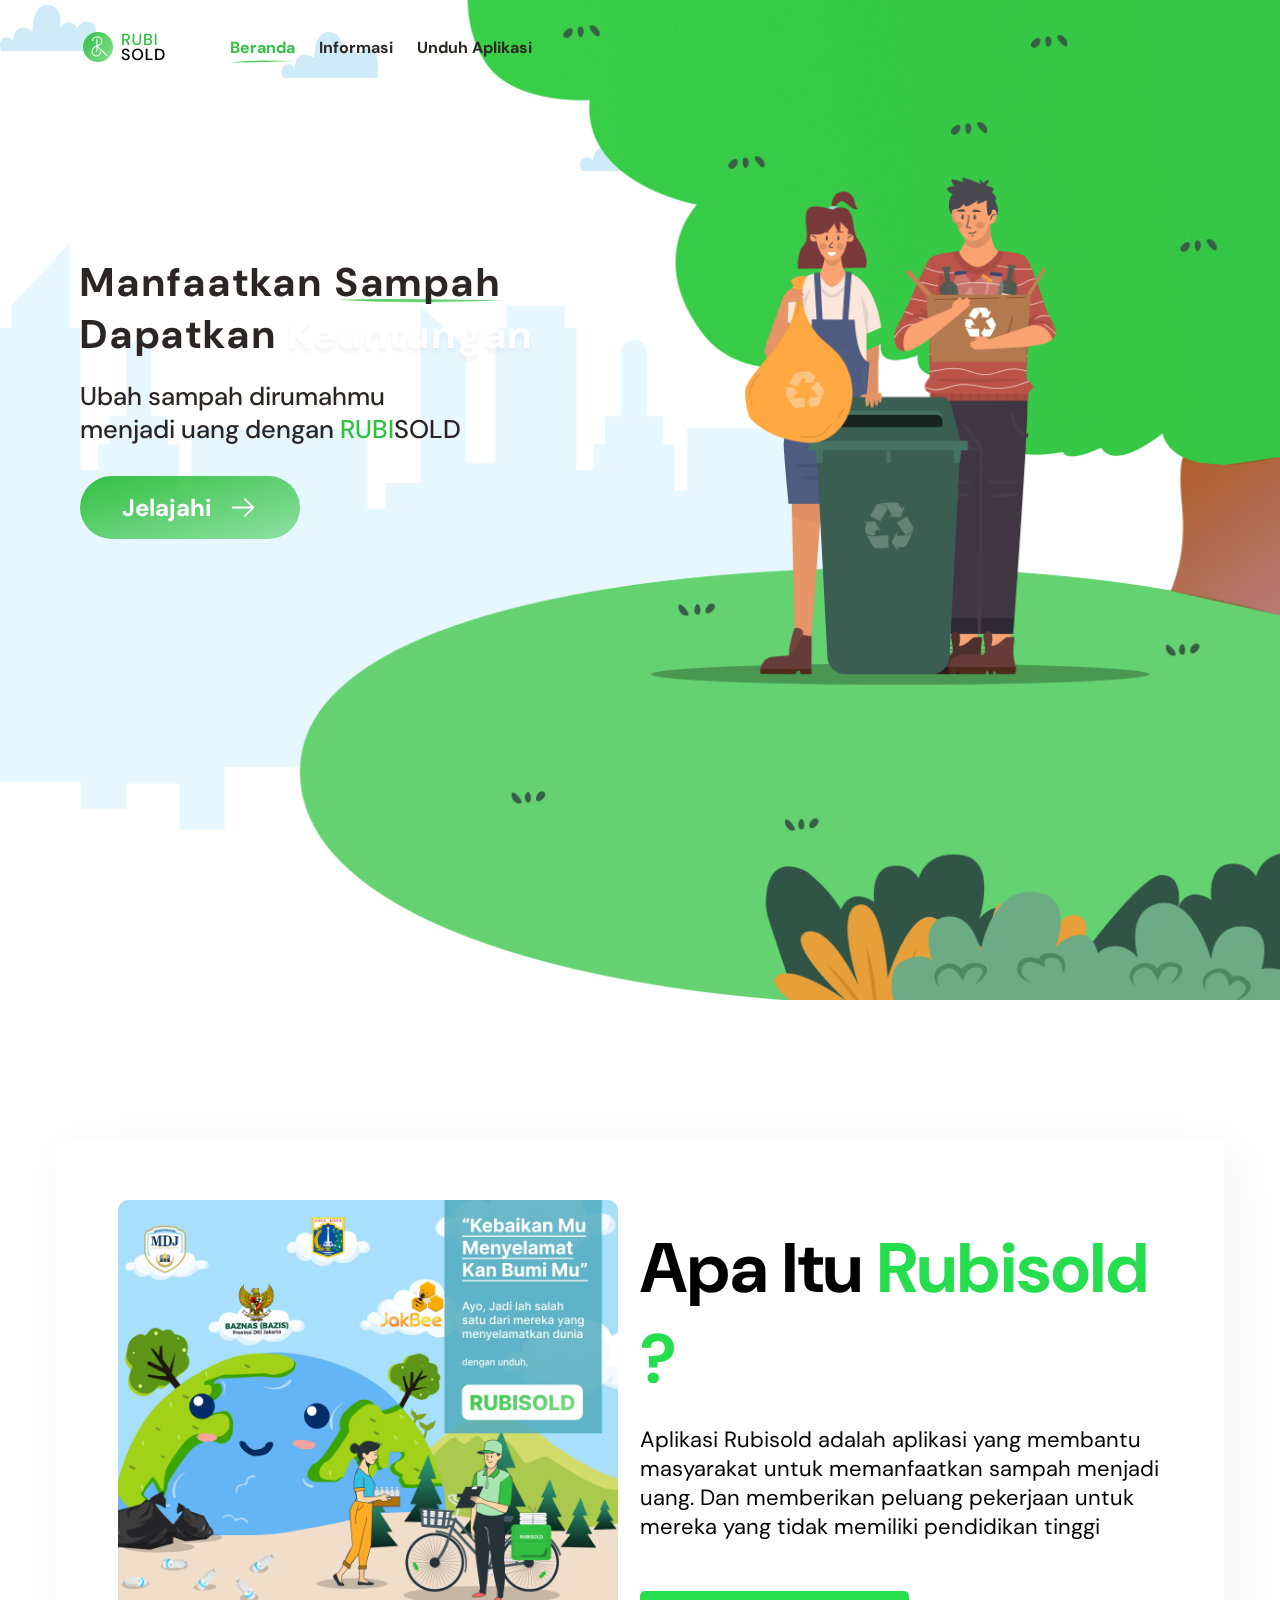
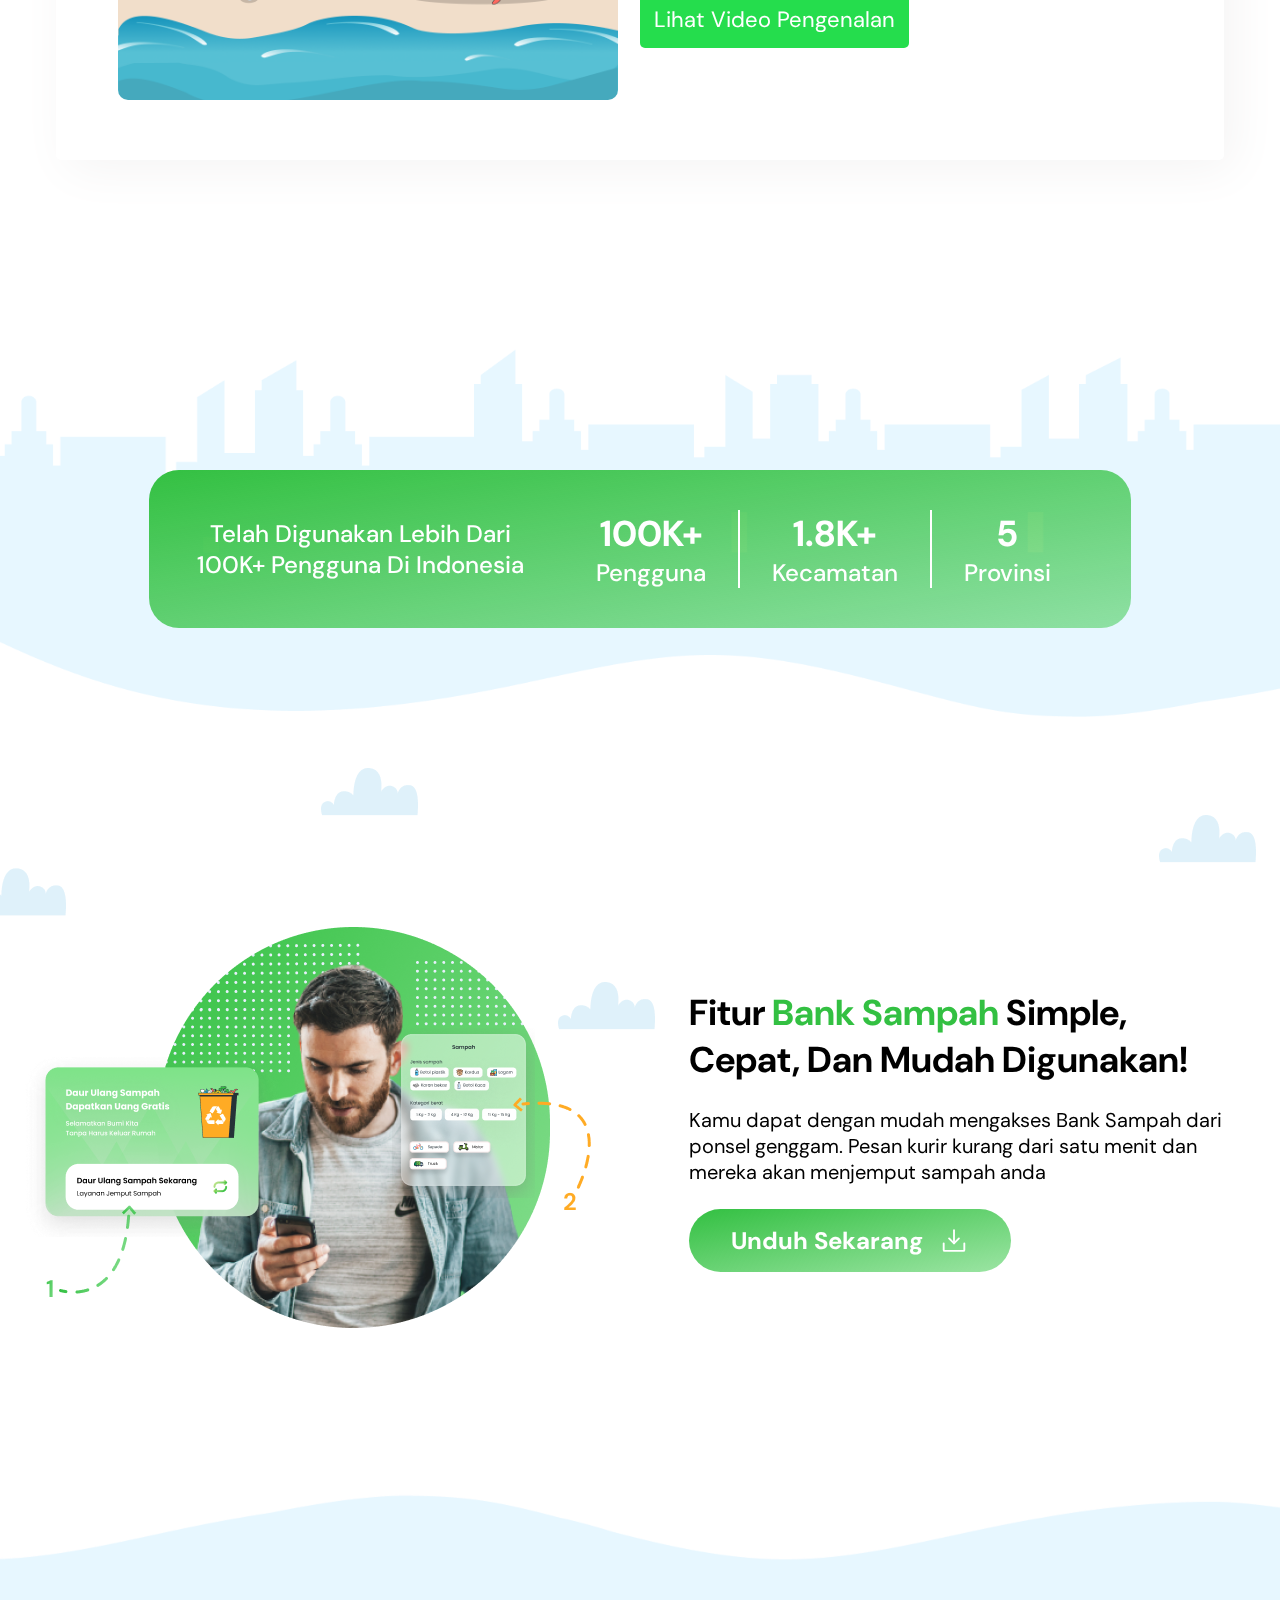
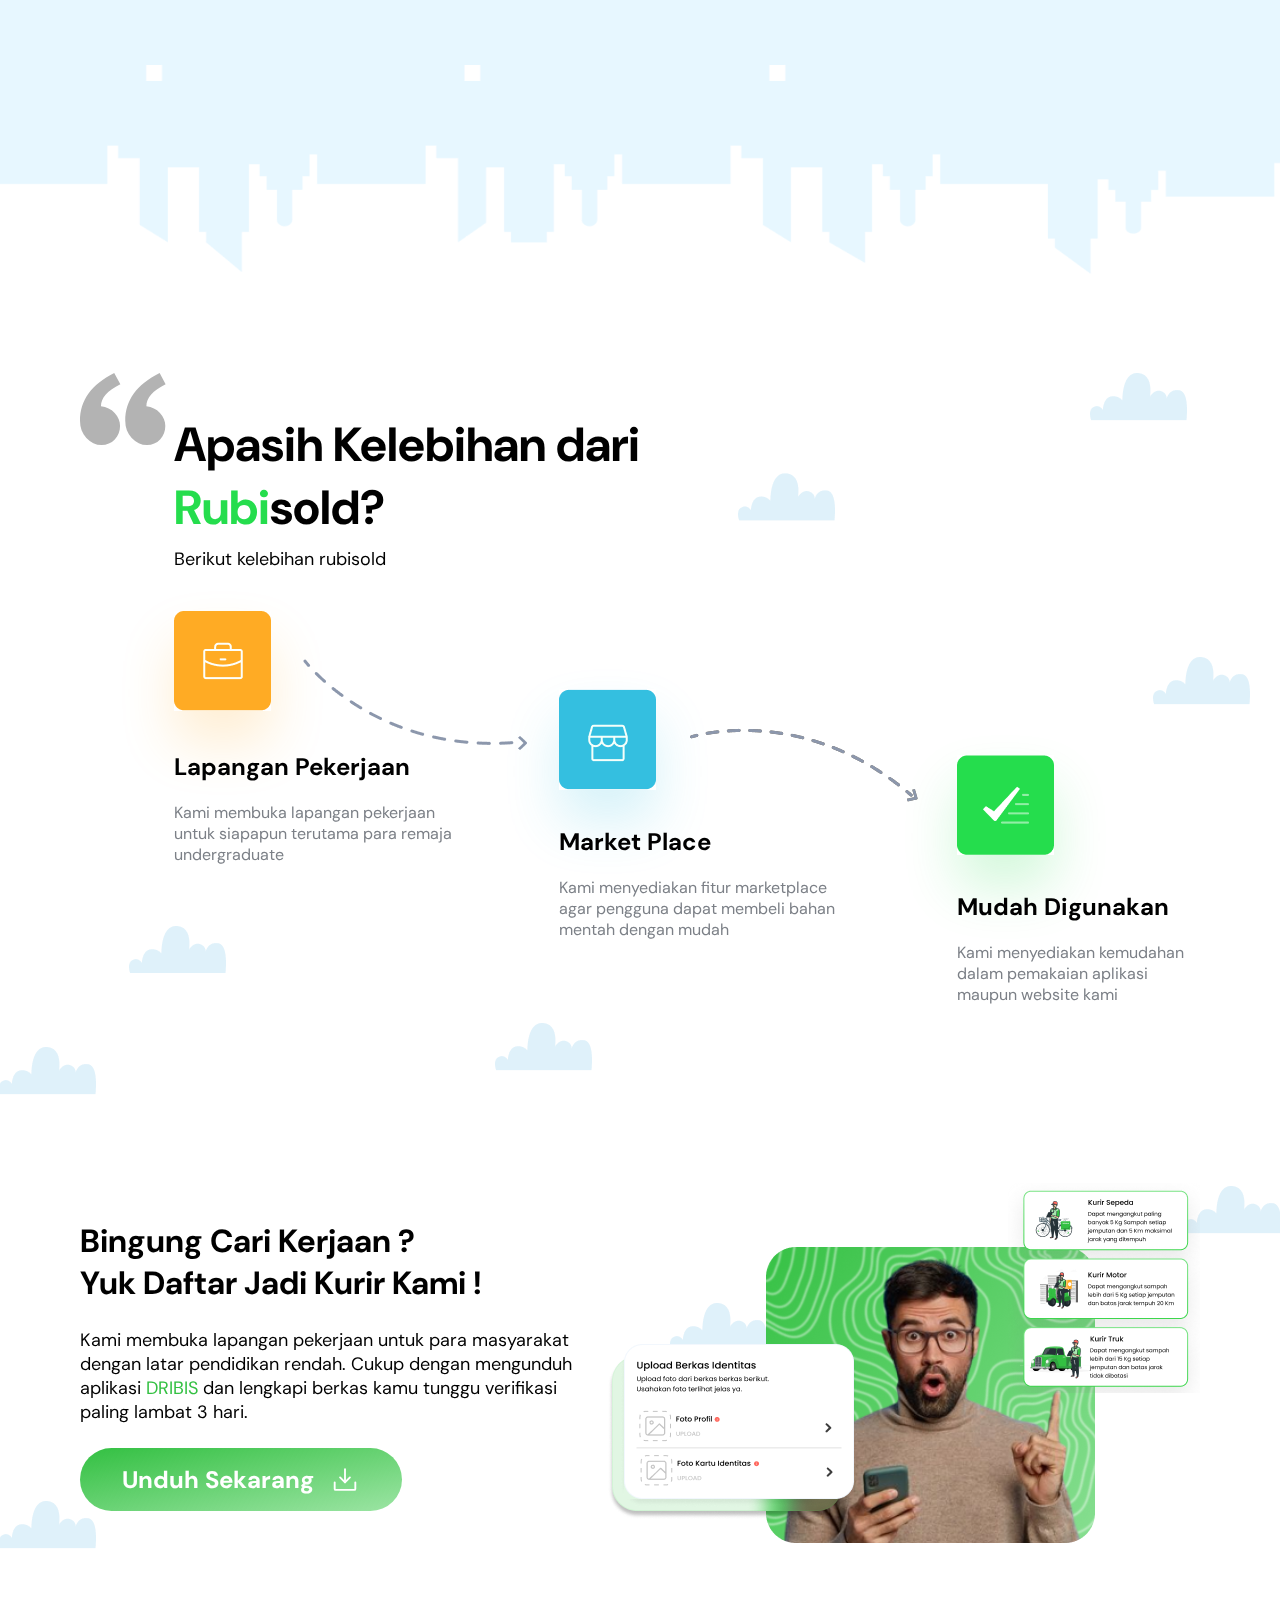
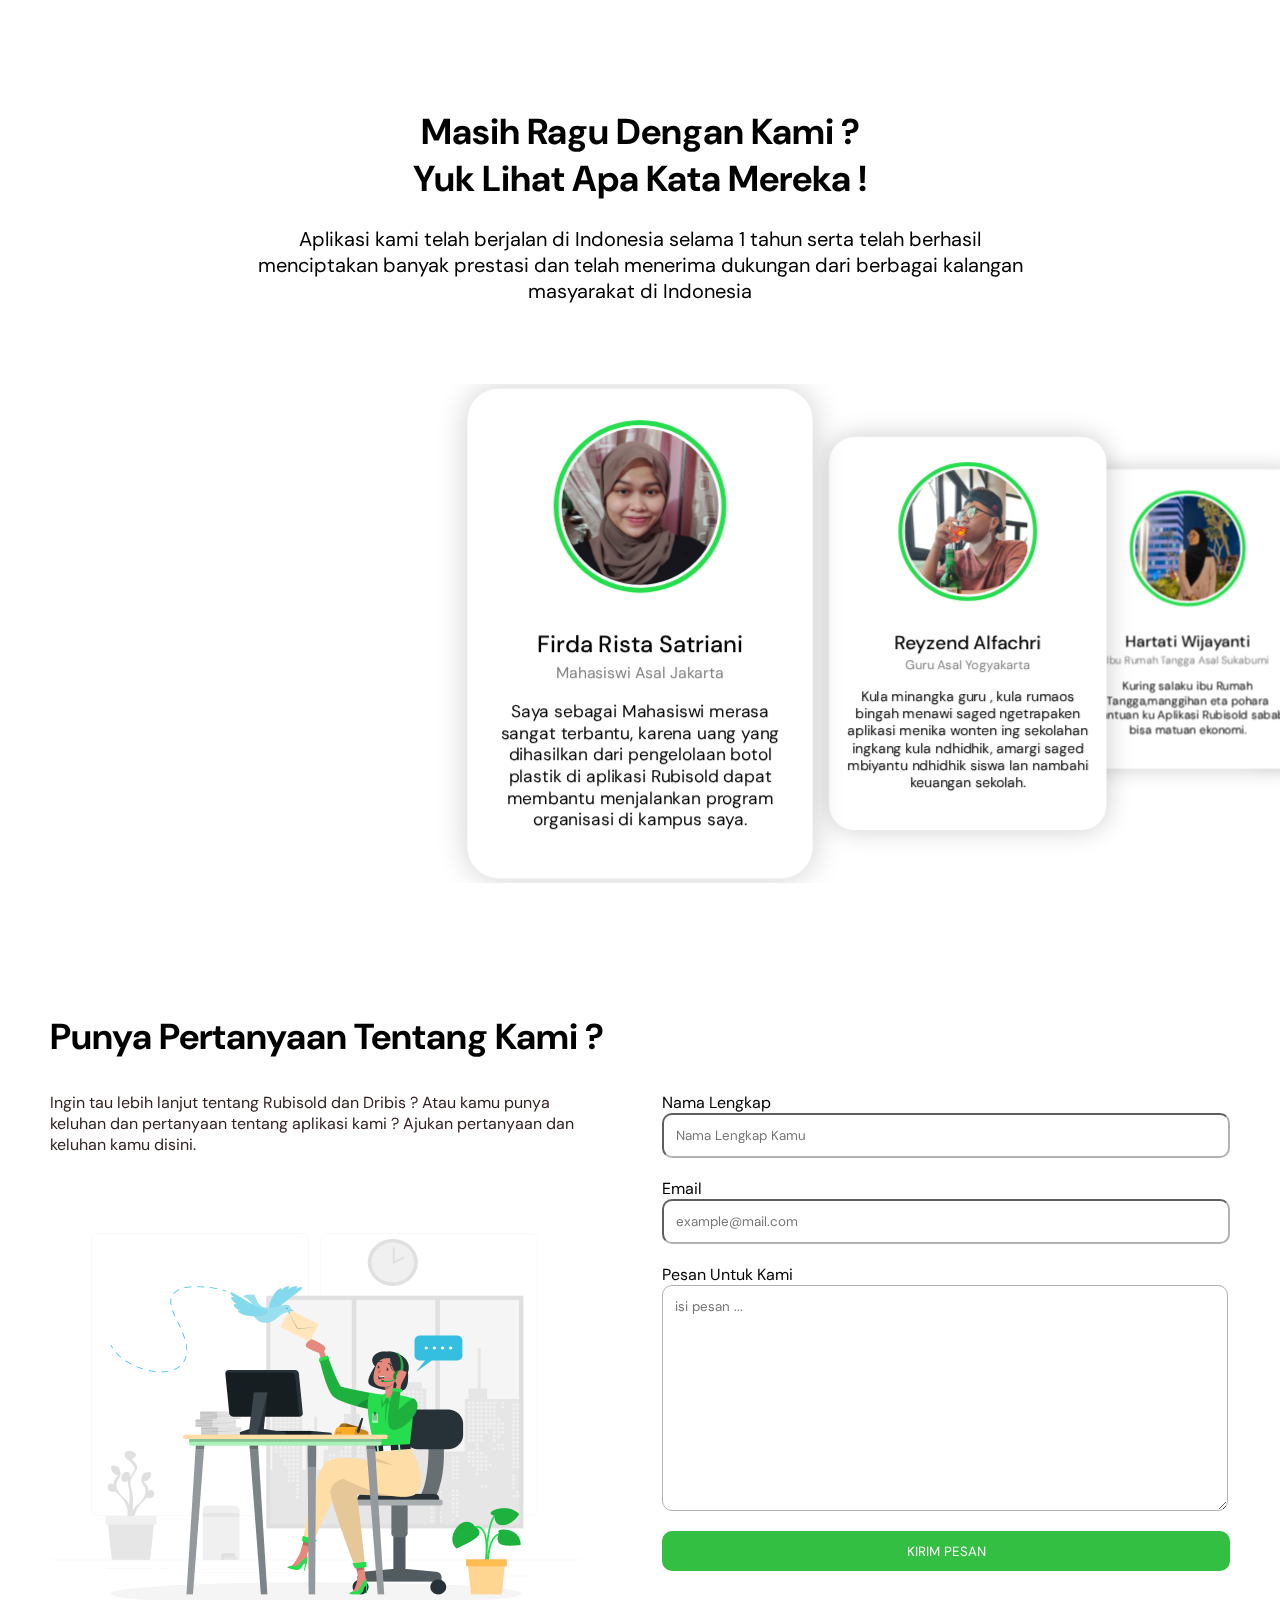
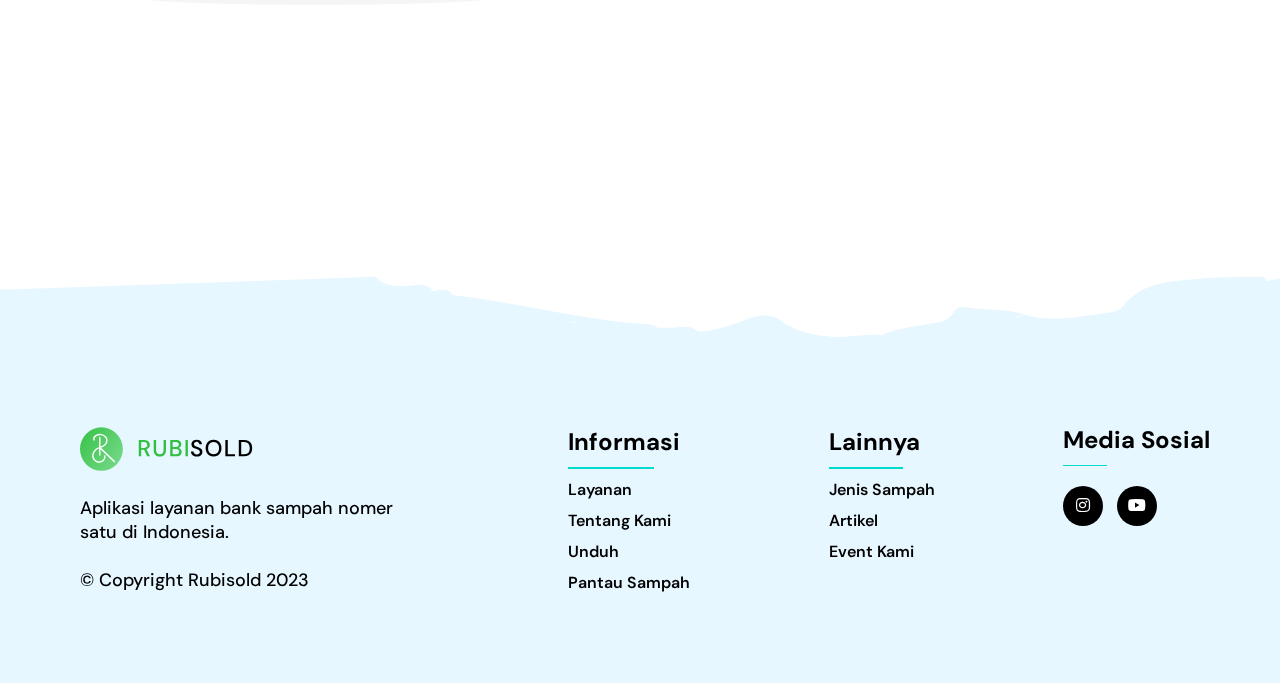
<file: file/index.html>
<!DOCTYPE html>
<html lang="en">
  <head>
    <meta charset="UTF-8" />
    <meta http-equiv="X-UA-Compatible" content="IE=edge" />
    <meta
      name="viewport"
      content="width=device-width, init
    ial-scale=1.0"
    />
    <title>Beranda</title>
    <link  rel="icon" href="../img/logo-circle.ico" type="image/x-icon"/>
    <link rel="stylesheet" href="../css/homepage.css" />
    <!-- Link Swiper's CSS -->
    <link
      rel="stylesheet"
      href="https://cdn.jsdelivr.net/npm/swiper/swiper-bundle.min.css"
    />
    <!-- end Swiper's CSS -->
    <link
      rel="stylesheet"
      href="https://cdnjs.cloudflare.com/ajax/libs/font-awesome/5.13.0/css/all.min.css"
    />
    <link rel="preconnect" href="https://fonts.googleapis.com" />
    <link rel="preconnect" href="https://fonts.gstatic.com" crossorigin />

    <link
      href="https://fonts.googleapis.com/css2?family=DM+Sans:wght@400;500;700&display=swap"
      rel="stylesheet"
    />
    <script src="../script/script.js" defer></script>
  </head>
  <body>
    <div class="container">
      <nav class="wrapper-menu" id="wrapper-menu">
        <div class="fix-menu">
          <div class="toggle-menu">
            <img src="../img/menu.svg" class="hamburger active" />
            <img src="../img/close.svg" class="close" />
          </div>
          <div class="logo">
            <img
              onclick="document.location.href='index.html'"
              src="../img/logo.png"
              class="desk"
            />
            <img
              onclick="document.location.href='index.html'"
              src="../img/logo.svg"
              class="mobile"
            />
          </div>
        </div>

        <div class="menu">
          <a class="active" href="index.html"
            ><img src="../img/house-active.svg" class="icon-menu" />Beranda</a
          >
          <a href="infopage.html"
            ><img src="../img/info.svg" class="icon-menu" />Informasi</a
          >
          <a href="downloadpage.html"
            ><img src="../img/download-simple.svg" class="icon-menu" />Unduh
            Aplikasi
          </a>
        </div>
        <div class="bg-menu"></div>
      </nav>

      <!-- hero -->
      <div class="wrapper-hero">
        <img src="../img/cloud-hero.png" class="cloud" />
        <img src="../img/kota-hero.png" class="kota" />
        <div class="cta">
          <h1 class="title">
            Manfaatkan <span class="sampah">Sampah</span><br />Dapatkan
            <span class="keuntungan">Keuntungan</span>
          </h1>
          <p class="desc">
            Ubah sampah dirumahmu<br />menjadi uang dengan <span>RUBI</span>SOLD
          </p>
          <button onclick="window.location.href='infopage.html'">Jelajahi<img src="../img/arrow-right.svg" /></button>
        </div>
      </div>

      <!-- start about -->
      <div class="wrapper-about">
        <div class="background-container">
          <div class="bg-1"></div>
          <div class="bg-2"></div>
        </div>
        <div class="about-container">
          <div class="image-container">
            <img src="../img/rubisposter.png" alt="" />
          </div>

          <div class="text-container">
            <h1>Apa Itu <spam style="color: #25dd4d">Rubisold ?</spam></h1>
            <p>
              Aplikasi Rubisold adalah aplikasi yang membantu masyarakat untuk
              memanfaatkan sampah menjadi uang. Dan memberikan peluang pekerjaan
              untuk mereka yang tidak memiliki pendidikan tinggi
            </p>
            <a href="gallery.html">Lihat Video Pengenalan</a>
          </div>
        </div>
      </div>
      <!-- end about -->

      <div class="wrapper-divider1">
        <img class="bg-divider" src="../img/bg-divider1.png" />
        <div class="wrapper-content">
          <div class="left">
            <p>Telah Digunakan Lebih Dari<br />100K+ Pengguna Di Indonesia</p>
          </div>
          <div class="right">
            <div class="pengguna">
              <h3>100K+</h3>
              <p>Pengguna</p>
            </div>
            <div class="kecamatan">
              <h3>1.8K+</h3>
              <p>Kecamatan</p>
            </div>
            <div class="provinsi">
              <h3>5</h3>
              <p>Provinsi</p>
            </div>
          </div>
        </div>
      </div>

      <div class="wrapper-layanan1">
        <img src="../img/cloud-layanan1.png" class="cloud-layanan" />
        <div class="image">
          <img src="../img/orang-layanan1.png" />
        </div>
        <div class="content">
          <h3 class="title">
            Fitur <span>Bank Sampah</span> Simple, Cepat, Dan Mudah Digunakan!
          </h3>
          <p class="desc">
            Kamu dapat dengan mudah mengakses Bank Sampah dari ponsel genggam.
            Pesan kurir kurang dari satu menit dan mereka akan menjemput sampah
            anda
          </p>
          <button onclick="window.location.href='downloadpage.html'">Unduh Sekarang<img src="../img/icon-download.svg" /></button>
        </div>
      </div>

      <!-- divider2 -->
      <div class="wrapper-divider2">
        <img class="bg-divider" src="../img/bg-divider1.png" />
      </div>

      <!-- unique selling point -->
      <div class="wrapper-usp">
        <img src="../img/cloud-usp.png" class="cloud-usp" />
        <div class="quote">
          <img src="../img/quote-mark.svg" />
        </div>
        <div class="usp-section">
          <div class="header">
            <h1 class="title">Apasih Kelebihan dari <span>Rubi</span>sold?</h1>
            <p>Berikut kelebihan rubisold</p>
          </div>

          <div class="content">
            <div class="lapangan">
              <div class="image">
                <img src="../img/icon-lapangan.png" class="icon" />
                <img src="../img/arrow1.png" class="arrow" />
              </div>
              <h3 class="title">Lapangan Pekerjaan</h3>
              <p class="desc">
                Kami membuka lapangan pekerjaan untuk siapapun terutama para
                remaja undergraduate
              </p>
            </div>

            <div class="market">
              <div class="image">
                <img src="../img/icon-market.png" class="icon" />
                <img src="../img/arrow2.png" class="arrow" />
              </div>
              <h3 class="title">Market Place</h3>
              <p class="desc">
                Kami menyediakan fitur marketplace agar pengguna dapat membeli
                bahan mentah dengan mudah
              </p>
            </div>

            <div class="mudah">
              <div class="image">
                <img src="../img/icon-mudah.png" class="icon" />
              </div>
              <h3 class="title">Mudah Digunakan</h3>
              <p class="desc">
                Kami menyediakan kemudahan dalam pemakaian aplikasi maupun
                website kami
              </p>
            </div>
          </div>
        </div>
      </div>

      <!-- Start Layanan 2 -->
      <div class="wrapper-layanan2">
        <img src="../img/cloud-layanan2.png" class="cloud-layanan2" />
        <div class="content">
          <h3 class="title">
            Bingung Cari Kerjaan ? </br>Yuk Daftar Jadi Kurir Kami !
          </h3>
          <p class="desc">
            Kami membuka lapangan pekerjaan untuk para masyarakat dengan latar pendidikan rendah. Cukup dengan mengunduh aplikasi <span>DRIBIS</span> dan lengkapi berkas kamu tunggu verifikasi paling lambat 3 hari. 
          </p>
          <button onclick="window.location.href='downloadpage.html'">Unduh Sekarang<img src="../img/icon-download.svg" /></button>
        </div>
        <div class="image">
          <img src="../img/orang-layanan2.png" />
        </div>
      </div>
      <!-- End Layanan 2 -->

      <!-- Start Slider -->

      <div class="wrapper-testie">
        <h1 class="title-testie">
          <span> Masih Ragu Dengan Kami ?</span> Yuk Lihat Apa Kata Mereka !
        </h1>

        <p class="sub-title">
          Aplikasi kami telah berjalan di Indonesia selama 1 tahun serta telah
          berhasil menciptakan banyak prestasi dan telah menerima dukungan dari
          berbagai kalangan masyarakat di Indonesia
        </p>

        <section class="swiper mySwiper">
          <div class="swiper-wrapper">
            <div class="card swiper-slide">
              <div class="card__image">
                <img src="../img/firda.png" alt="card image" />
              </div>

              <div class="card__content">
                <span class="card__title">Firda Rista Satriani </span>
                <span class="card__name">Mahasiswi Asal Jakarta</span>
                <p class="card__text">
                  Saya sebagai Mahasiswi merasa sangat terbantu, karena uang
                  yang dihasilkan dari pengelolaan botol plastik di aplikasi
                  Rubisold dapat membantu menjalankan program organisasi di
                  kampus saya.
                </p>
              </div>
            </div>

            <div class="card swiper-slide">
              <div class="card__image">
                <img src="../img/reyzen.png" alt="card image" />
              </div>

              <div class="card__content">
                <span class="card__title">Reyzend Alfachri</span>
                <span class="card__name">Guru Asal Yogyakarta</span>
                <p class="card__text">
                  Kula minangka guru , kula rumaos bingah menawi saged
                  ngetrapaken aplikasi menika wonten ing sekolahan ingkang kula
                  ndhidhik, amargi saged mbiyantu ndhidhik siswa lan nambahi
                  keuangan sekolah.
                </p>
              </div>
            </div>

            <div class="card swiper-slide">
              <div class="card__image">
                <img src="../img/hartati.png" alt="card image" />
              </div>

              <div class="card__content">
                <span class="card__title"> Hartati Wijayanti</span>
                <span class="card__name">Ibu Rumah Tangga Asal Sukabumi</span>
                <p class="card__text">
                  Kuring salaku ibu Rumah Tangga,manggihan eta pohara mantuan ku
                  Aplikasi Rubisold sabab bisa matuan ekonomi.
                </p>
              </div>
            </div>

            <div class="card swiper-slide">
              <div class="card__image">
                <img src="../img/dedi.png" alt="card image" />
              </div>

              <div class="card__content">
                <span class="card__title">Pak Dedi</span>
                <span class="card__name">Penggerak Komunitas Jumat Berkah</span>
                <p class="card__text">
                  Saya selaku Komunitas RW.09 mempunyai program pengelolaan
                  sampah limbah. Dengan aplikasi Rubisold, saya merasa terbantu
                  dalam menjalankan program ini
                </p>
              </div>
            </div>

            <div class="card swiper-slide">
              <div class="card__image">
                <img src="../img/paknana.png" alt="card image" />
              </div>

              <div class="card__content">
                <span class="card__title">Bapak Nana</span>
                <span class="card__name">Pengepul Asal Jakarta</span>
                <p class="card__text">
                  Sangat merasa terbantu dengan adanya aplikasi Rubisold
                  ini,karena kita yang mengumpulkan sampah limbah merasa tidak
                  sia sia dan dapat membantu ekonomi warga.
                </p>
              </div>
            </div>
          </div>
        </section>
      </div>

      <!-- End Slider -->
      <!-- Start Contact Us -->
      <div class="wrapper-contactus">
        <div class="contact-page">
          <h2>Punya Pertanyaan Tentang Kami ?</h2>
          <div class="contact-info">
            <div class="item desc">
              Ingin tau lebih lanjut tentang Rubisold dan Dribis ? Atau kamu
              punya keluhan dan pertanyaan tentang aplikasi kami ? Ajukan
              pertanyaan dan keluhan kamu disini.
            </div>
            <div class="item"><img src="../img/Contactus.png" alt="" /></div>
            <div class="item"></div>
            <div class="item"></div>
          </div>
          <form action="" class="contact-form">
            <div class="form-box">
              <div class="row50">
                <div class="input-box">
                  <span>Nama Lengkap</span>
                  <input
                    type="text"
                    class="textb"
                    placeholder="Nama Lengkap Kamu"
                  />
                </div>
              </div>

              <div class="row50">
                <div class="input-box">
                  <span>Email</span>
                  <input
                    type="text"
                    class="textb"
                    placeholder="example@mail.com"
                  />
                </div>
              </div>
            </div>
            <div class="input-box">
              <span>Pesan Untuk Kami </span>
              <textarea placeholder="isi pesan ..."></textarea>
              <input type="submit" class="btn" value="Kirim Pesan" />
            </div>
          </form>
        </div>
      </div>

      <!-- End Contact Us -->

      <!-- start footer -->
      <footer>
        <div class="container__footer">
          <div class="box__footer">
            <div class="logo">
              <img src="../img/logoo.svg" alt="" />
            </div>
            <div class="terms">
              <p>Aplikasi layanan bank sampah nomer satu di Indonesia.</p>
              <br />
              <p>© Copyright Rubisold 2023</p>
            </div>
          </div>
          <div class="box__footer">
            <h2>Informasi</h2>
            <hr />
            <a href="#">Layanan</a>
            <a href="#">Tentang Kami</a>
            <a href="#">Unduh</a>
            <a href="#">Pantau Sampah</a>
          </div>

          <div class="box__footer">
            <h2>Lainnya</h2>
            <hr />
            <a href="#">Jenis Sampah</a>
            <a href="#">Artikel</a>
            <a href="#">Event Kami</a>
          </div>

          <div class="footer-col">
            <h2 class="title-medsos">Media Sosial</h2>
            <hr class="hr-footer" />
            <div class="social-links">
              <a href="https://www.instagram.com/rubisold_/" target="_blank"><i class="fab fa-instagram"></i></a>
              <a href="https://www.youtube.com/@aplikasirubisold" target="_blank"><i class="fab fa-youtube"></i></a>
            </div>
          </div>
        </div>
      </footer>
      <!-- end footer -->
    </div>

    <script>
      const observer = new IntersectionObserver((entries) => {
        // Loop over the entries
        entries.forEach((entry) => {
          // If the element is visible
          if (entry.isIntersecting) {
            // Add the animation class
            if (entry.target.classList.contains("cloud-layanan")) {
              entry.target.classList.add("cloud-animation2");
            } else if (entry.target.classList.contains("cloud-usp")) {
              entry.target.classList.add("cloud-animation3");
            } else if (entry.target.classList.contains("cloud-layanan2")) {
              entry.target.classList.add("cloud-animation4");
            }
          }
        });
      });

      observer.observe(document.querySelector(".cloud-layanan"));
      observer.observe(document.querySelector(".cloud-usp"));
      observer.observe(document.querySelector(".cloud-layanan2"));
    </script>

    <!-- Swiper JS -->
    <script src="https://cdn.jsdelivr.net/npm/swiper/swiper-bundle.min.js"></script>

    <!-- Initialize Swiper -->
    <script>
      var swiper = new Swiper(".mySwiper", {
        effect: "coverflow",
        grabCursor: true,
        centeredSlides: true,
        slidesPerView: "auto",
        coverflowEffect: {
          rotate: 0,
          stretch: 0,
          depth: 300,
          modifier: 1,
          slideShadows: false,
        },
        pagination: {
          el: ".swiper-pagination",
        },
      });
    </script>
  </body>
</html>
</file>
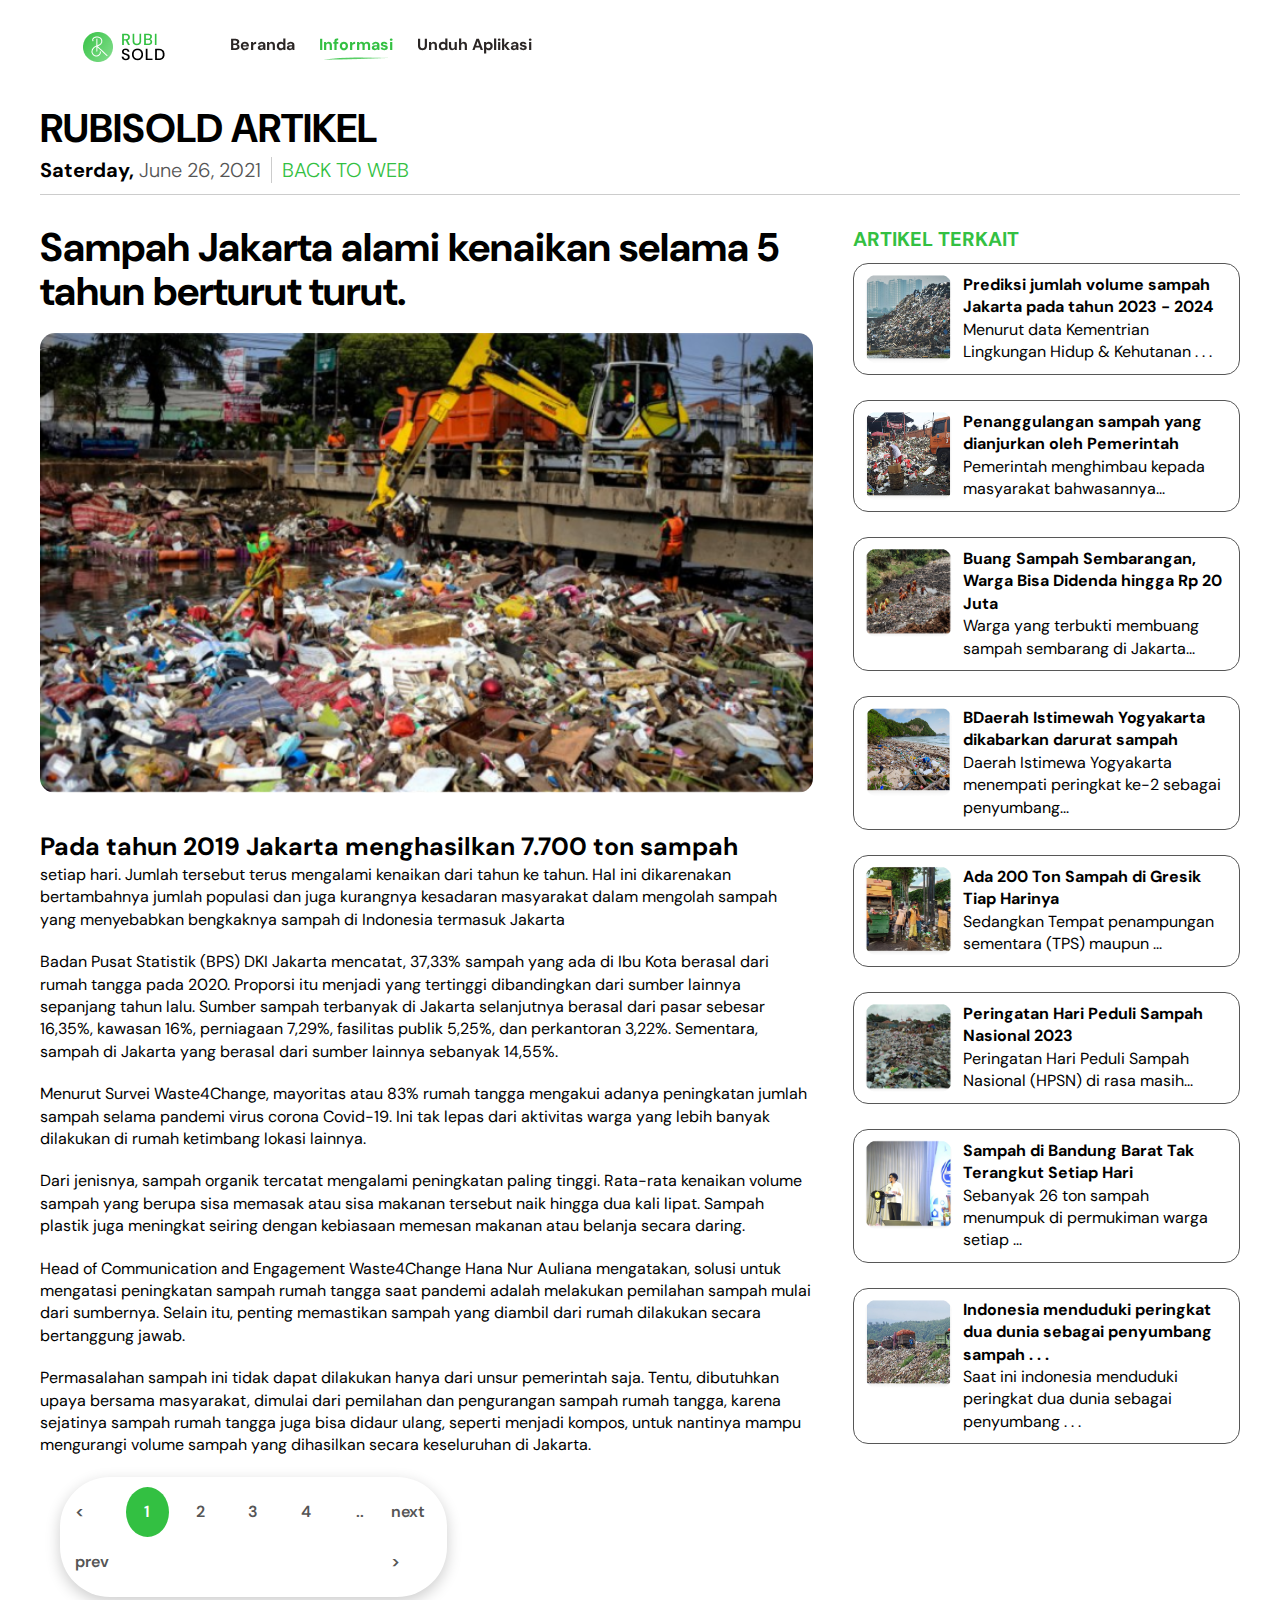
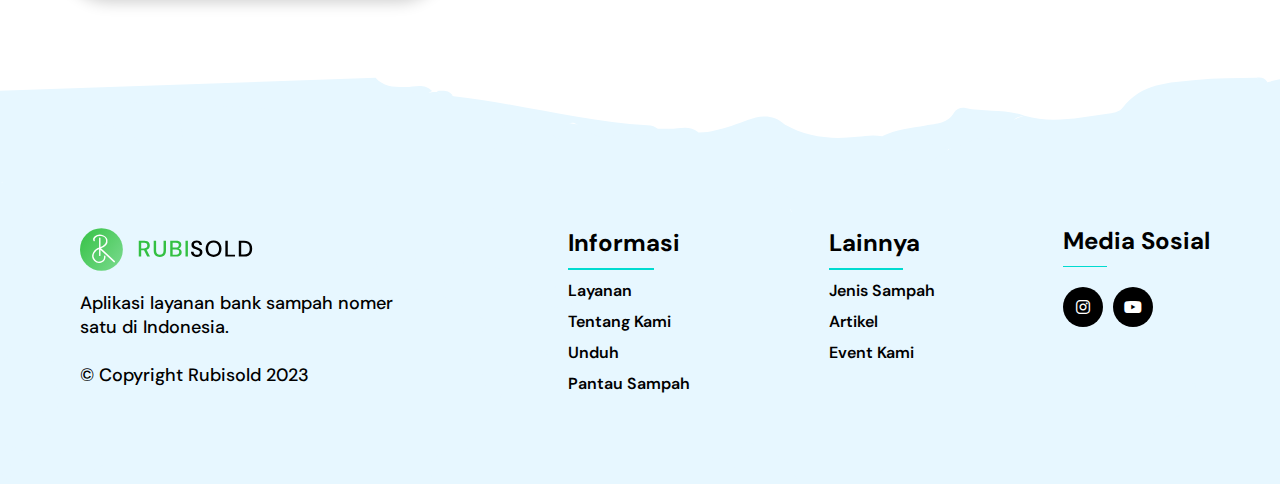
<file: file/artikel.html>
<html lang="en">
  <head>
    <meta charset="UTF-8" />
    <meta http-equiv="X-UA-Compatible" content="IE=edge" />
    <meta name="viewport" content="width=device-width, initial-scale=1.0" />
    <link rel="stylesheet" href="../css/artikel.css" />
     <link
      rel="stylesheet"
      href="https://cdnjs.cloudflare.com/ajax/libs/font-awesome/6.2.0/css/all.min.css"
    />
    <link
      href="https://fonts.googleapis.com/css2?family=DM+Sans:wght@400;500;700&display=swap"
      rel="stylesheet"
    />
    <script src="../script/script.js" defer></script>
    <title>Artikel Rubisold</title>
    <link  rel="icon" href="../img/logo-circle.ico" type="image/x-icon"/>
  </head>
  <body>
    <div class="container">
        <nav class="wrapper-menu" id="wrapper-menu">
        <div class="fix-menu">
          <div class="toggle-menu">
            <img src="../img/menu.svg" class="hamburger active" />
            <img src="../img/close.svg" class="close" />
          </div>
          <div class="logo">
            <img
              onclick="document.location.href='index.html'"
              src="../img/logo.png"
              class="desk"
            />
            <img
              onclick="document.location.href='index.html'"
              src="../img/logo.svg"
              class="mobile"
            />
          </div>
        </div>

        <div class="menu">
          <a href="index.html"
            ><img src="../img/house.svg" class="icon-menu" />Beranda</a
          >
          <a class="active" href="infopage.html"
            ><img src="../img/info-active.svg" class="icon-menu" />Informasi</a
          >
          <a href="downloadpage.html"
            ><img src="../img/download-simple.svg" class="icon-menu" />Unduh
            Aplikasi
          </a>
        </div>
        <div class="bg-menu"></div>
      </nav>

      <div class="wrapper-blank"></div>
       <div class="wrapper-artikel">
      <h1 class="heading-1">Rubisold Artikel</h1>
      <div class="sub-heading">
        <p>Saterday, <span>june 26, 2021</span></p>
        <a href="../file/infopage.html" style="text-decoration: none;"><p class="importent">Back To web</p></a>
      </div>
    </header>

    <div class="main">
      <div class="home">
        <div class="left">
          <h2 class="heading-2">
            Sampah Jakarta alami kenaikan selama 5 tahun berturut turut.
          </h2>
          <img src="../img/artikel.png" class="home-img" alt="Paper photo" />
          <article>
            <p>
              Pada tahun 2019 Jakarta menghasilkan 7.700 ton sampah setiap hari.
              Jumlah tersebut terus mengalami kenaikan dari tahun ke tahun. Hal
              ini dikarenakan bertambahnya jumlah populasi dan juga kurangnya
              kesadaran masyarakat dalam mengolah sampah yang menyebabkan
              bengkaknya sampah di Indonesia termasuk Jakarta
            </p>

            <p>
              Badan Pusat Statistik (BPS) DKI Jakarta mencatat, 37,33% sampah
              yang ada di Ibu Kota berasal dari rumah tangga pada 2020. Proporsi
              itu menjadi yang tertinggi dibandingkan dari sumber lainnya
              sepanjang tahun lalu. Sumber sampah terbanyak di Jakarta
              selanjutnya berasal dari pasar sebesar 16,35%, kawasan 16%,
              perniagaan 7,29%, fasilitas publik 5,25%, dan perkantoran 3,22%.
              Sementara, sampah di Jakarta yang berasal dari sumber lainnya
              sebanyak 14,55%.
            </p>

            <p>
              Menurut Survei Waste4Change, mayoritas atau 83% rumah tangga
              mengakui adanya peningkatan jumlah sampah selama pandemi virus
              corona Covid-19. Ini tak lepas dari aktivitas warga yang lebih
              banyak dilakukan di rumah ketimbang lokasi lainnya.
            </p>

            <p>
              Dari jenisnya, sampah organik tercatat mengalami peningkatan
              paling tinggi. Rata-rata kenaikan volume sampah yang berupa sisa
              memasak atau sisa makanan tersebut naik hingga dua kali lipat.
              Sampah plastik juga meningkat seiring dengan kebiasaan memesan
              makanan atau belanja secara daring.
            </p>
            <p>
              Head of Communication and Engagement Waste4Change Hana Nur Auliana
              mengatakan, solusi untuk mengatasi peningkatan sampah rumah tangga
              saat pandemi adalah melakukan pemilahan sampah mulai dari
              sumbernya. Selain itu, penting memastikan sampah yang diambil dari
              rumah dilakukan secara bertanggung jawab.
            </p>

            <p>
              Permasalahan sampah ini tidak dapat dilakukan hanya dari unsur
              pemerintah saja. Tentu, dibutuhkan upaya bersama masyarakat,
              dimulai dari pemilahan dan pengurangan sampah rumah tangga, karena
              sejatinya sampah rumah tangga juga bisa didaur ulang, seperti
              menjadi kompos, untuk nantinya mampu mengurangi volume sampah yang
              dihasilkan secara keseluruhan di Jakarta.
            </p>
          </article>

          <div class="wrapper-next">
            <ul>
              <li><a href="#" class="prev"> < prev</a></li>
              <li class="pageNumber active"><a href="#">1</a></li>
              <li class="pageNumber"><a href="#">2</a></li>
              <li class="pageNumber"><a href="#">3</a></li>
              <li class="pageNumber"><a href="#">4</a></li>
              <li class="pageNumber"><a href="#">..</a></li>
              <li><a href="#" class="next"> next ></a></li>
            </ul>
          </div>
        </div>

        <div class="right">
          <h3 class="heading-3">Artikel Terkait</h3>

          <div class="list">
            <img src="../img/konten1 (2).png" alt="photo 1" />

            <div class="details">
              <span class="name"
                >Prediksi jumlah volume sampah Jakarta pada tahun 2023 -
                2024</span
              >
              <p>Menurut data Kementrian Lingkungan Hidup & Kehutanan . . .</p>
            </div>
          </div>

          <div class="list">
            <img src="../img/konten2.png" alt="photo 1" />

            <div class="details">
              <span class="name"
                >Penanggulangan sampah yang dianjurkan oleh Pemerintah</span
              >
              <p>Pemerintah menghimbau kepada masyarakat bahwasannya...</p>
            </div>
          </div>
          <div class="list">
            <img src="../img/konten3.png" alt="photo 1" />

            <div class="details">
              <span class="name"
                >Buang Sampah Sembarangan, Warga Bisa Didenda hingga Rp 20 Juta
              </span>
              <p>Warga yang terbukti membuang sampah sembarang di Jakarta...</p>
            </div>
          </div>

          <div class="list">
            <img src="../img/konten4.png" alt="photo 1" />

            <div class="details">
              <span class="name"
                >BDaerah Istimewah Yogyakarta dikabarkan darurat sampah
              </span>
              <p>
                Daerah Istimewa Yogyakarta menempati peringkat ke-2 sebagai
                penyumbang...
              </p>
            </div>
          </div>

          <div class="list">
            <img src="../img/konten5.png" alt="photo 1" />

            <div class="details">
              <span class="name"
                >Ada 200 Ton Sampah di Gresik Tiap Harinya</span
              >
              <p>Sedangkan Tempat penampungan sementara (TPS) maupun ...</p>
            </div>
          </div>

          <div class="list">
            <img src="../img/konten6.png" alt="photo 1" />

            <div class="details">
              <span class="name"
                >Peringatan Hari Peduli Sampah Nasional 2023</span
              >
              <p>
                Peringatan Hari Peduli Sampah Nasional (HPSN) di rasa masih...
              </p>
            </div>
          </div>

          <div class="list">
            <img src="../img/konten7.png" alt="photo 1" />

            <div class="details">
              <span class="name"
                >Sampah di Bandung Barat Tak Terangkut Setiap Hari</span
              >
              <p>
                Sebanyak 26 ton sampah menumpuk di permukiman warga setiap ...
              </p>
            </div>
          </div>

          <div class="list">
            <img src="../img/konten8.png" alt="photo 1" />

            <div class="details">
              <span class="name"
                >Indonesia menduduki peringkat dua dunia sebagai penyumbang
                sampah . . .</span
              >
              <p>
                Saat ini indonesia menduduki peringkat dua dunia sebagai
                penyumbang . . .
              </p>
            </div>
          </div>
        </div>
      </div>
    </div>
</div>
    
<footer>
  <div class="container__footer">
    <div class="box__footer">
      <div class="logo">
        <img src="../img/logoo.svg" alt="" />
      </div>
      <div class="terms">
        <p>Aplikasi layanan bank sampah nomer satu di Indonesia.</p>
        <br />
        <p>© Copyright Rubisold 2023</p>
      </div>
    </div>
    <div class="box__footer">
      <h2>Informasi</h2>
      <hr />
      <a href="#">Layanan</a>
      <a href="#">Tentang Kami</a>
      <a href="#">Unduh</a>
      <a href="#">Pantau Sampah</a>
    </div>

    <div class="box__footer">
      <h2>Lainnya</h2>
      <hr />
      <a href="#">Jenis Sampah</a>
      <a href="#">Artikel</a>
      <a href="#">Event Kami</a>
    </div>

    <div class="footer-col">
      <h2 class="title-medsos">Media Sosial</h2>
      <hr class="hr-footer" />
      <div class="social-links">
        <a href="https://www.instagram.com/rubisold_/" target="_blank"><i class="fab fa-instagram"></i></a>
        <a href="https://www.youtube.com/@aplikasirubisold" target="_blank"><i class="fab fa-youtube"></i></a>
      </div>
    </div>
  </div>
</footer>
      </div>
  </body>
</html>
</file>
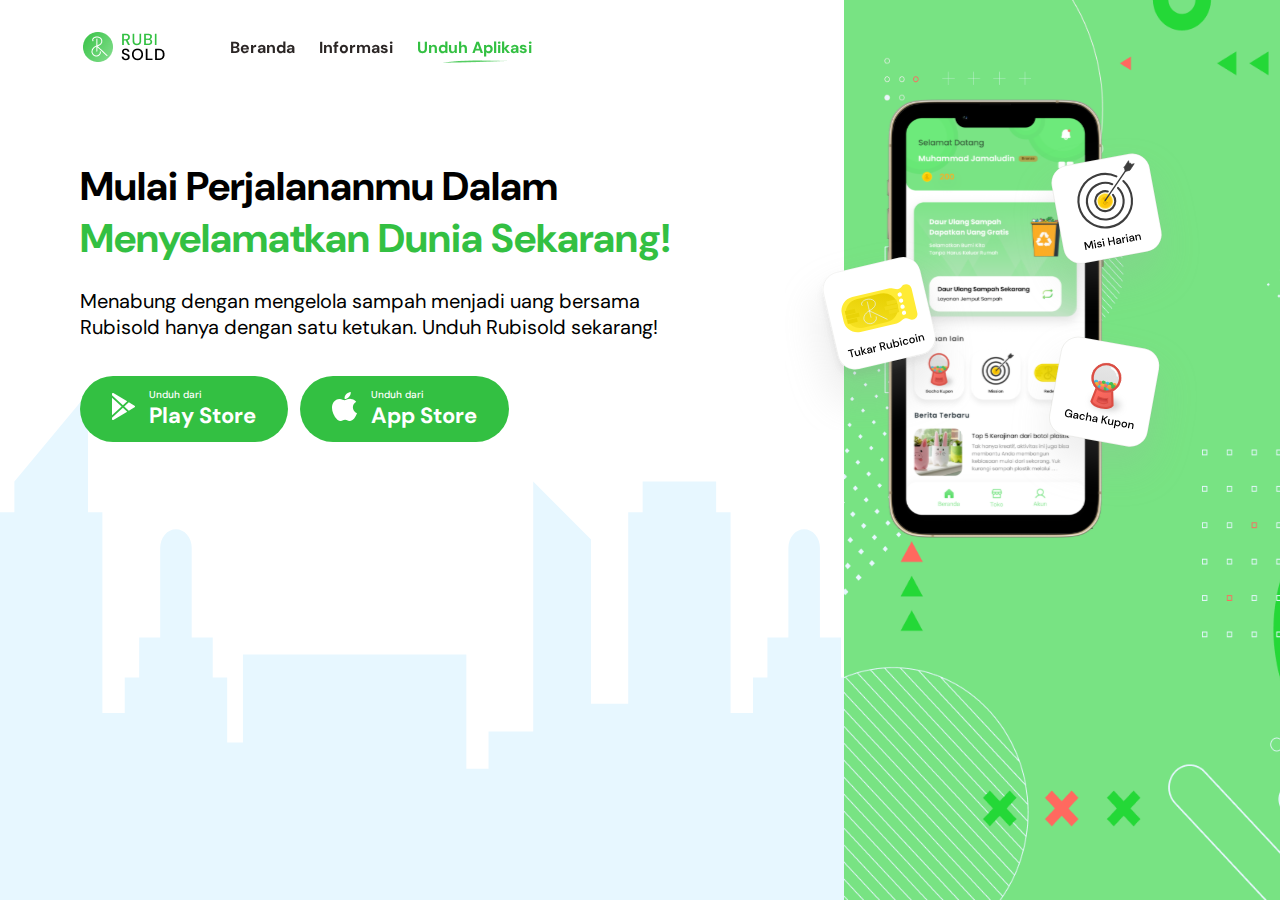
<file: file/downloadpage.html>
<!DOCTYPE html>
<html lang="en">
  <head>
    <meta charset="UTF-8" />
    <meta http-equiv="X-UA-Compatible" content="IE=edge" />
    <meta name="viewport" content="width=device-width, initial-scale=1.0" />
    <title>Download</title>
    <link rel="icon" href="../img/logo-circle.ico" type="image/x-icon" />
    <link rel="stylesheet" href="../css/downloadpage.css" />
    <link href="https://fonts.googleapis.com/css2?family=DM+Sans:wght@400;500;700&display=swap" rel="stylesheet" />
    <link rel="stylesheet" href="https://cdnjs.cloudflare.com/ajax/libs/font-awesome/6.2.0/css/all.min.css" />
    <script src="../script/script.js" defer></script>
  </head>
  <body>
    <div class="container">
      <nav class="wrapper-menu" id="wrapper-menu">
        <div class="fix-menu">
          <div class="toggle-menu">
            <img src="../img/menu.svg" class="hamburger active" />
            <img src="../img/close.svg" class="close" />
          </div>
          <div class="logo">
            <img onclick="document.location.href='index.html'" src="../img/logo.png" class="desk" />
            <img onclick="document.location.href='index.html'" src="../img/logo.svg" class="mobile" />
          </div>
        </div>

        <div class="menu">
          <a href="index.html"><img src="../img/house.svg" class="icon-menu" />Beranda</a>
          <a href="infopage.html"><img src="../img/info.svg" class="icon-menu" />Informasi</a>
          <a class="active" href="downloadpage.html"><img src="../img/download-simple-active.svg" class="icon-menu" />Unduh Aplikasi </a>
        </div>
        <div class="bg-menu"></div>
      </nav>

      <!-- hero -->
      <div class="wrapper-hero">
        <img class="mobile" src="../img/imghero-download-mobile.svg" alt="" />
        <div class="cta">
          <h1 class="title">Mulai Perjalananmu Dalam <span>Menyelamatkan Dunia Sekarang!</span></h1>
          <p class="desc">Menabung dengan mengelola sampah menjadi uang bersama Rubisold hanya dengan satu ketukan. Unduh Rubisold sekarang!</p>
          <div class="button">
            <a class="playstore" href="#">
              <div class="wrapper-button">
                <div class="icon">
                  <img src="../img/icon-playstore.svg" alt="" />
                </div>
                <div class="text">
                  <p>Unduh dari</p>
                  <h5 class="">Play Store</h5>
                </div>
              </div>
            </a>
            <a class="appstore" href="#">
              <div class="wrapper-button">
                <div class="icon">
                  <img src="../img/icon-appstore.svg" alt="" />
                </div>
                <div class="text">
                  <p>Unduh dari</p>
                  <h5 class="">App Store</h5>
                </div>
              </div>
            </a>
          </div>
        </div>
        <div class="hero-img">
          <img class="desk" src="../img/heroimg-download.svg" alt="" />
        </div>

        <div class="bg">
          <img src="../img/bghero-kota-download.svg" alt="" class="kota" />
          <img src="../img/bghero-right-download.png" alt="" class="right" />
        </div>
      </div>
    </div>
  </body>
</html>
</file>
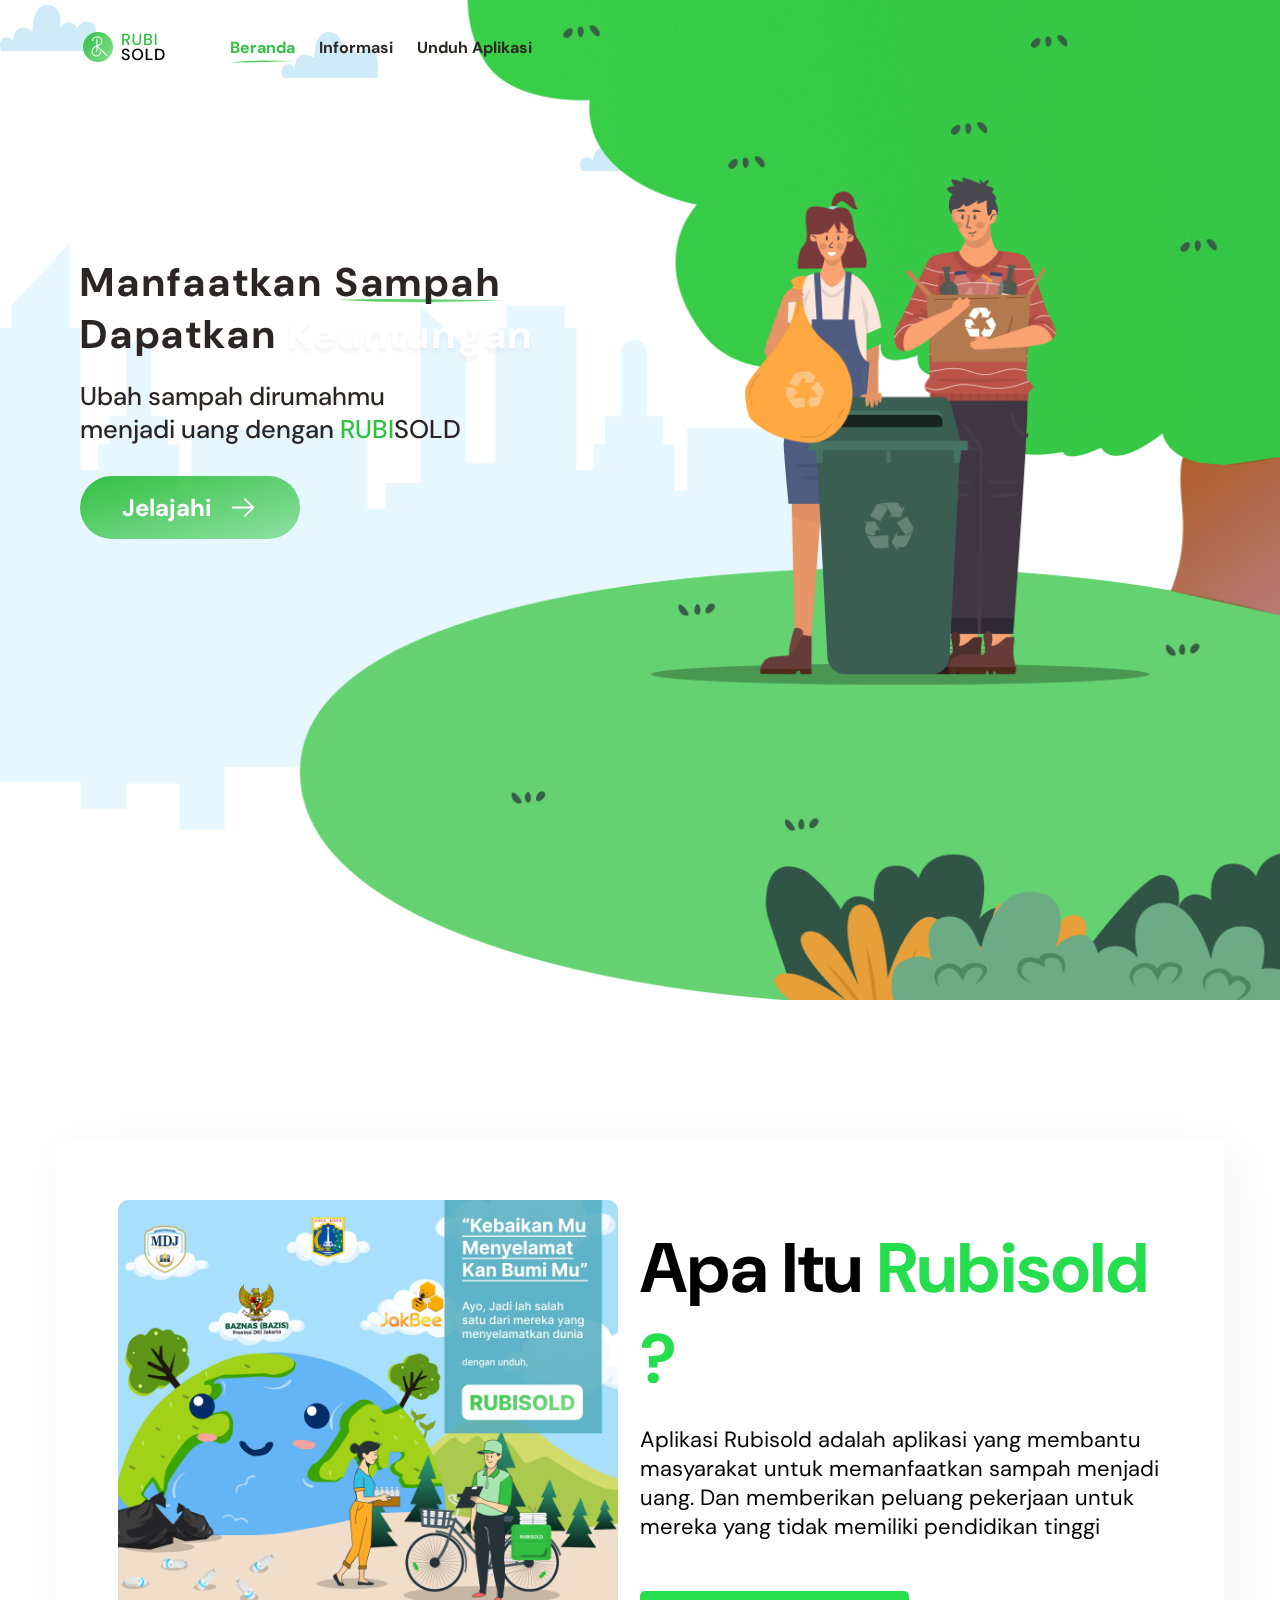
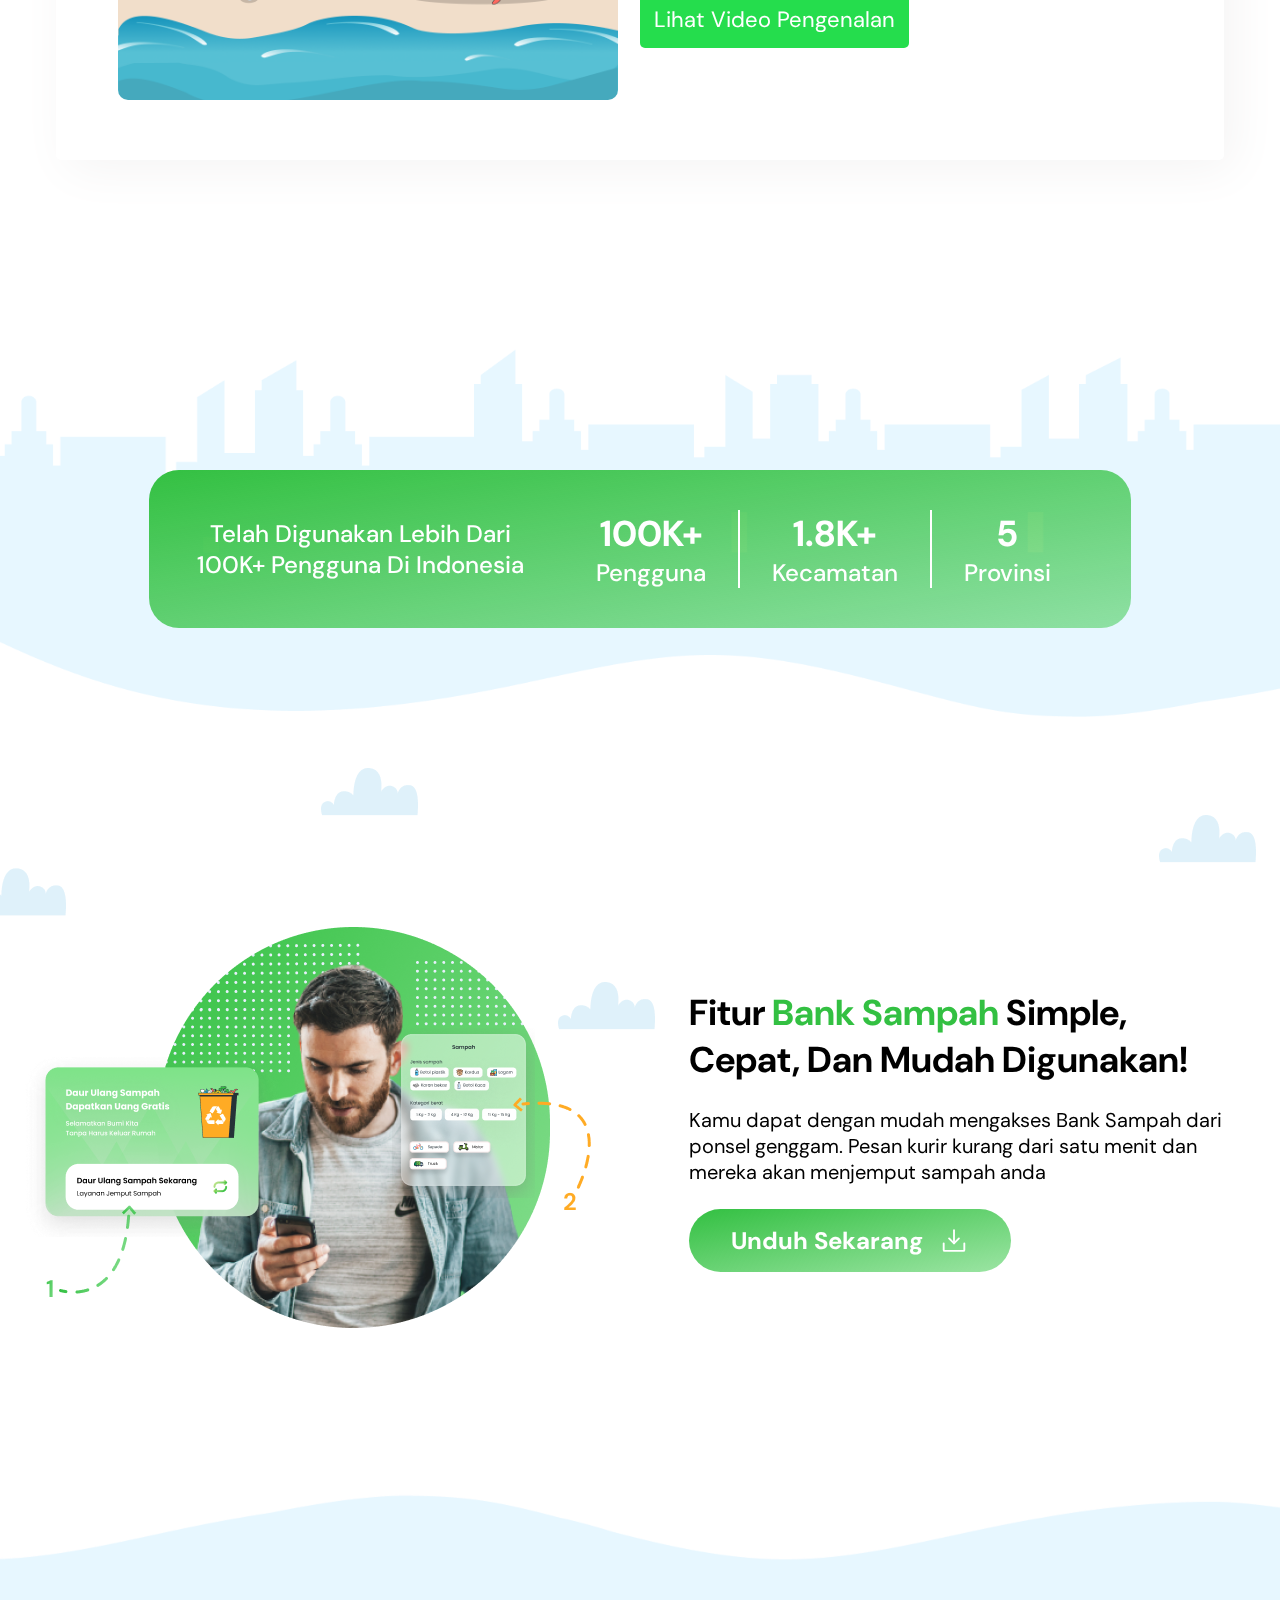
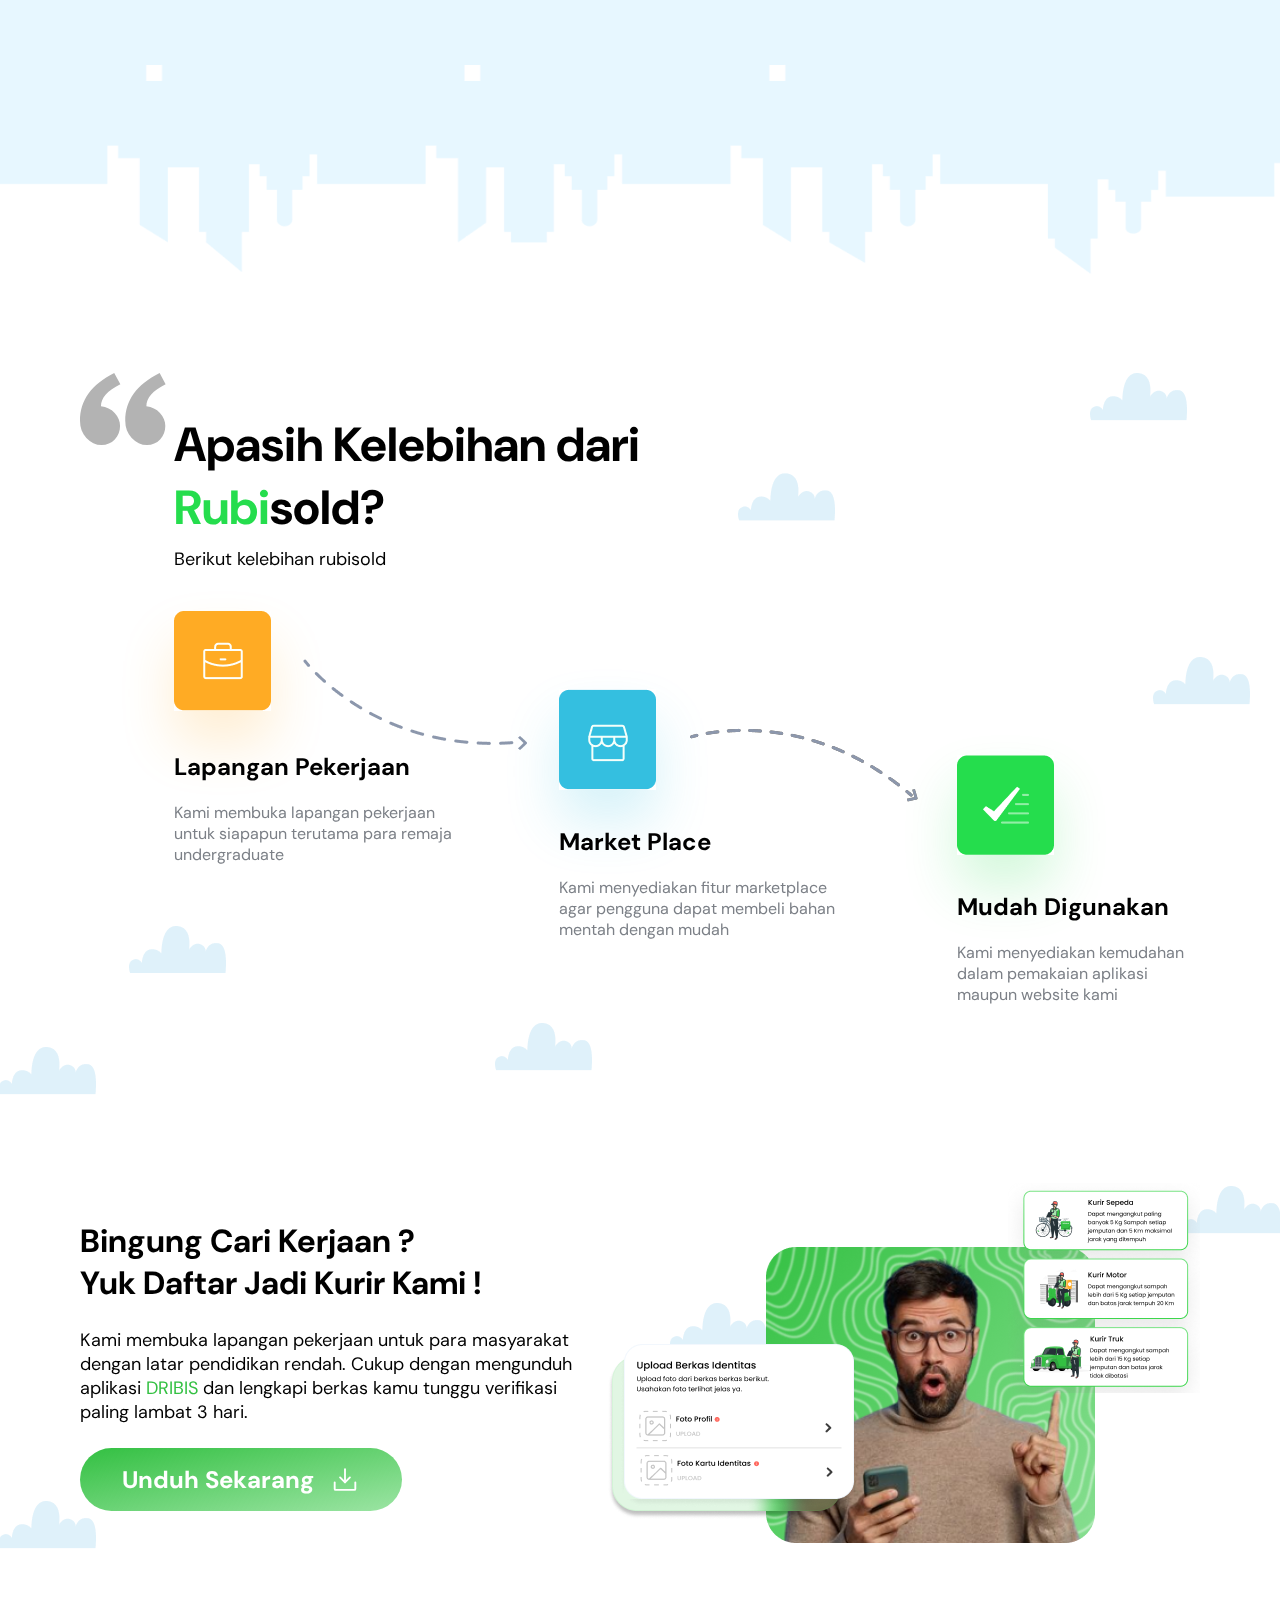
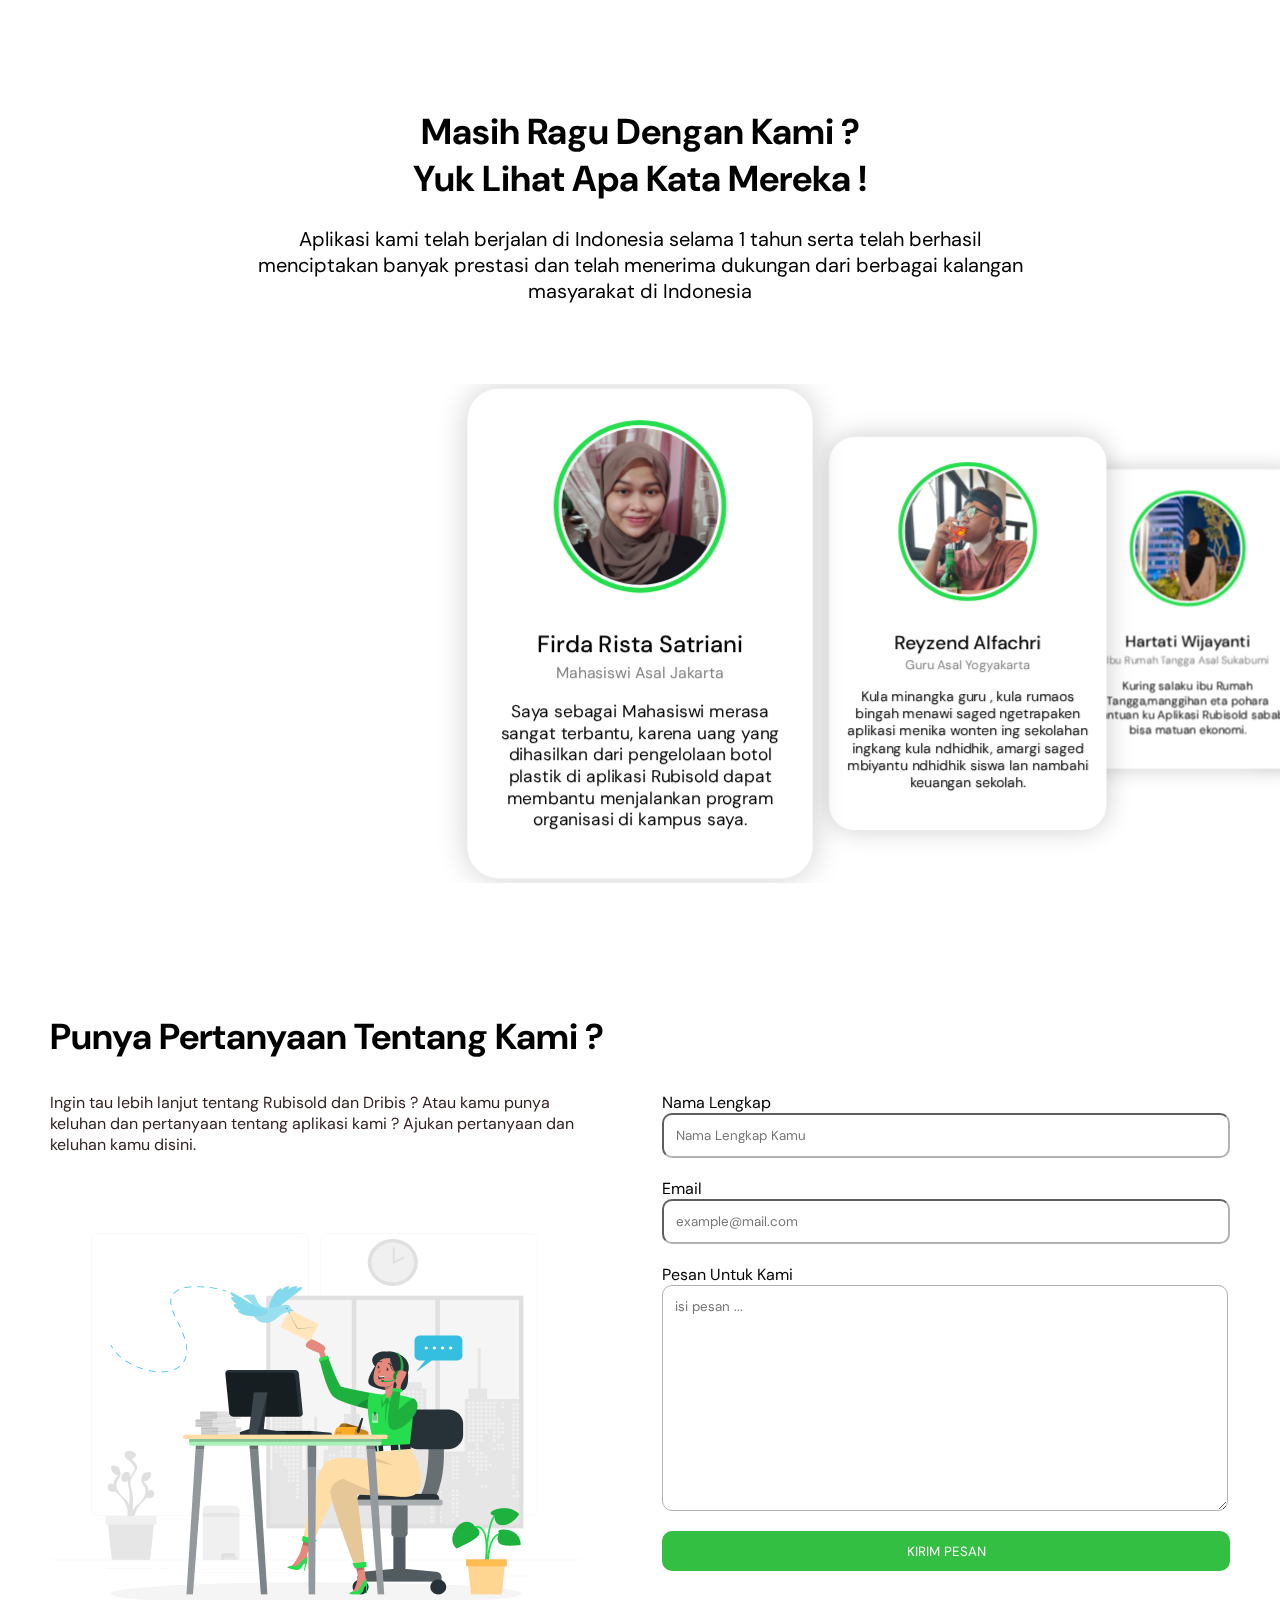
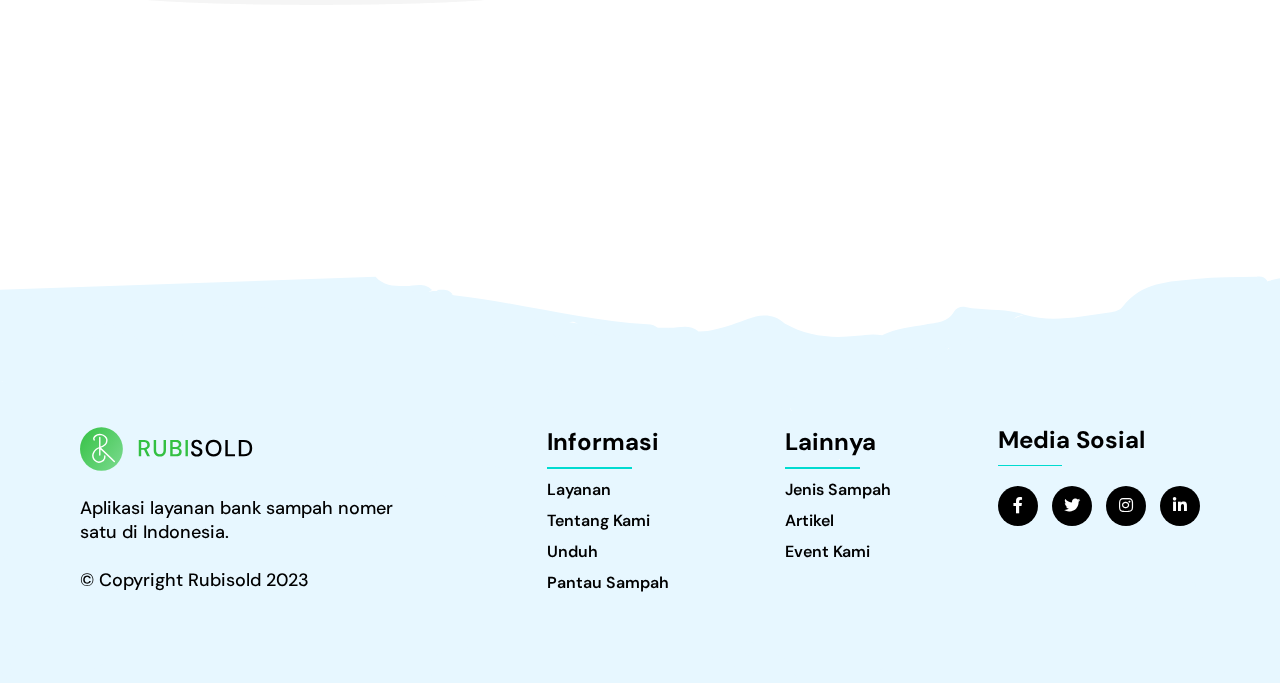
<file: file/homepage.html>
<!DOCTYPE html>
<html lang="en">
  <head>
    <meta charset="UTF-8" />
    <meta http-equiv="X-UA-Compatible" content="IE=edge" />
    <meta
      name="viewport"
      content="width=device-width, init
    ial-scale=1.0"
    />
    <title>Beranda</title>
    <link rel="stylesheet" href="../css/homepage.css" />
    <!-- Link Swiper's CSS -->
    <link
      rel="stylesheet"
      href="https://cdn.jsdelivr.net/npm/swiper/swiper-bundle.min.css"
    />
    <!-- end Swiper's CSS -->
    <link
      rel="stylesheet"
      href="https://cdnjs.cloudflare.com/ajax/libs/font-awesome/5.13.0/css/all.min.css"
    />
    <link rel="preconnect" href="https://fonts.googleapis.com" />
    <link rel="preconnect" href="https://fonts.gstatic.com" crossorigin />

    <link
      href="https://fonts.googleapis.com/css2?family=DM+Sans:wght@400;500;700&display=swap"
      rel="stylesheet"
    />
    <script src="../script/script.js" defer></script>
  </head>
  <body>
    <div class="container">
      <nav class="wrapper-menu" id="wrapper-menu">
        <div class="fix-menu">
          <div class="toggle-menu">
            <img src="../img/menu.svg" class="hamburger active" />
            <img src="../img/close.svg" class="close" />
          </div>
          <div class="logo">
            <img
              onclick="document.location.href='homepage.html'"
              src="../img/logo.png"
              class="desk"
            />
            <img
              onclick="document.location.href='homepage.html'"
              src="../img/logo.svg"
              class="mobile"
            />
          </div>
        </div>

        <div class="menu">
          <a class="active" href="homepage.html"
            ><img src="../img/house-active.svg" class="icon-menu" />Beranda</a
          >
          <a href="infopage.html"
            ><img src="../img/info.svg" class="icon-menu" />Informasi</a
          >
          <a href="downloadpage.html"
            ><img src="../img/download-simple.svg" class="icon-menu" />Unduh
            Aplikasi
          </a>
        </div>
        <div class="bg-menu"></div>
      </nav>

      <!-- hero -->
      <div class="wrapper-hero">
        <img src="../img/cloud-hero.png" class="cloud" />
        <img src="../img/kota-hero.png" class="kota" />
        <div class="cta">
          <h1 class="title">
            Manfaatkan <span class="sampah">Sampah</span><br />Dapatkan
            <span class="keuntungan">Keuntungan</span>
          </h1>
          <p class="desc">
            Ubah sampah dirumahmu<br />menjadi uang dengan <span>RUBI</span>SOLD
          </p>
          <button onclick="window.location.href='infopage.html'">Jelajahi<img src="../img/arrow-right.svg" /></button>
        </div>
      </div>

      <!-- start about -->
      <div class="wrapper-about">
        <div class="background-container">
          <div class="bg-1"></div>
          <div class="bg-2"></div>
        </div>
        <div class="about-container">
          <div class="image-container">
            <img src="../img/rubisposter.png" alt="" />
          </div>

          <div class="text-container">
            <h1>Apa Itu <spam style="color: #25dd4d">Rubisold ?</spam></h1>
            <p>
              Aplikasi Rubisold adalah aplikasi yang membantu masyarakat untuk
              memanfaatkan sampah menjadi uang. Dan memberikan peluang pekerjaan
              untuk mereka yang tidak memiliki pendidikan tinggi
            </p>
            <a href="gallery.html">Lihat Video Pengenalan</a>
          </div>
        </div>
      </div>
      <!-- end about -->

      <div class="wrapper-divider1">
        <img class="bg-divider" src="../img/bg-divider1.png" />
        <div class="wrapper-content">
          <div class="left">
            <p>Telah Digunakan Lebih Dari<br />100K+ Pengguna Di Indonesia</p>
          </div>
          <div class="right">
            <div class="pengguna">
              <h3>100K+</h3>
              <p>Pengguna</p>
            </div>
            <div class="kecamatan">
              <h3>1.8K+</h3>
              <p>Kecamatan</p>
            </div>
            <div class="provinsi">
              <h3>5</h3>
              <p>Provinsi</p>
            </div>
          </div>
        </div>
      </div>

      <div class="wrapper-layanan1">
        <img src="../img/cloud-layanan1.png" class="cloud-layanan" />
        <div class="image">
          <img src="../img/orang-layanan1.png" />
        </div>
        <div class="content">
          <h3 class="title">
            Fitur <span>Bank Sampah</span> Simple, Cepat, Dan Mudah Digunakan!
          </h3>
          <p class="desc">
            Kamu dapat dengan mudah mengakses Bank Sampah dari ponsel genggam.
            Pesan kurir kurang dari satu menit dan mereka akan menjemput sampah
            anda
          </p>
          <button onclick="window.location.href='downloadpage.html'">Unduh Sekarang<img src="../img/icon-download.svg" /></button>
        </div>
      </div>

      <!-- divider2 -->
      <div class="wrapper-divider2">
        <img class="bg-divider" src="../img/bg-divider1.png" />
      </div>

      <!-- unique selling point -->
      <div class="wrapper-usp">
        <img src="../img/cloud-usp.png" class="cloud-usp" />
        <div class="quote">
          <img src="../img/quote-mark.svg" />
        </div>
        <div class="usp-section">
          <div class="header">
            <h1 class="title">Apasih Kelebihan dari <span>Rubi</span>sold?</h1>
            <p>Berikut kelebihan rubisold</p>
          </div>

          <div class="content">
            <div class="lapangan">
              <div class="image">
                <img src="../img/icon-lapangan.png" class="icon" />
                <img src="../img/arrow1.png" class="arrow" />
              </div>
              <h3 class="title">Lapangan Pekerjaan</h3>
              <p class="desc">
                Kami membuka lapangan pekerjaan untuk siapapun terutama para
                remaja undergraduate
              </p>
            </div>

            <div class="market">
              <div class="image">
                <img src="../img/icon-market.png" class="icon" />
                <img src="../img/arrow2.png" class="arrow" />
              </div>
              <h3 class="title">Market Place</h3>
              <p class="desc">
                Kami menyediakan fitur marketplace agar pengguna dapat membeli
                bahan mentah dengan mudah
              </p>
            </div>

            <div class="mudah">
              <div class="image">
                <img src="../img/icon-mudah.png" class="icon" />
              </div>
              <h3 class="title">Mudah Digunakan</h3>
              <p class="desc">
                Kami menyediakan kemudahan dalam pemakaian aplikasi maupun
                website kami
              </p>
            </div>
          </div>
        </div>
      </div>

      <!-- Start Layanan 2 -->
      <div class="wrapper-layanan2">
        <img src="../img/cloud-layanan2.png" class="cloud-layanan2" />
        <div class="content">
          <h3 class="title">
            Bingung Cari Kerjaan ? </br>Yuk Daftar Jadi Kurir Kami !
          </h3>
          <p class="desc">
            Kami membuka lapangan pekerjaan untuk para masyarakat dengan latar pendidikan rendah. Cukup dengan mengunduh aplikasi <span>DRIBIS</span> dan lengkapi berkas kamu tunggu verifikasi paling lambat 3 hari. 
          </p>
          <button onclick="window.location.href='downloadpage.html'">Unduh Sekarang<img src="../img/icon-download.svg" /></button>
        </div>
        <div class="image">
          <img src="../img/orang-layanan2.png" />
        </div>
      </div>
      <!-- End Layanan 2 -->

      <!-- Start Slider -->

      <div class="wrapper-testie">
        <h1 class="title-testie">
          <span> Masih Ragu Dengan Kami ?</span> Yuk Lihat Apa Kata Mereka !
        </h1>

        <p class="sub-title">
          Aplikasi kami telah berjalan di Indonesia selama 1 tahun serta telah
          berhasil menciptakan banyak prestasi dan telah menerima dukungan dari
          berbagai kalangan masyarakat di Indonesia
        </p>

        <section class="swiper mySwiper">
          <div class="swiper-wrapper">
            <div class="card swiper-slide">
              <div class="card__image">
                <img src="../img/firda.png" alt="card image" />
              </div>

              <div class="card__content">
                <span class="card__title">Firda Rista Satriani </span>
                <span class="card__name">Mahasiswi Asal Jakarta</span>
                <p class="card__text">
                  Saya sebagai Mahasiswi merasa sangat terbantu, karena uang
                  yang dihasilkan dari pengelolaan botol plastik di aplikasi
                  Rubisold dapat membantu menjalankan program organisasi di
                  kampus saya.
                </p>
              </div>
            </div>

            <div class="card swiper-slide">
              <div class="card__image">
                <img src="../img/reyzen.png" alt="card image" />
              </div>

              <div class="card__content">
                <span class="card__title">Reyzend Alfachri</span>
                <span class="card__name">Guru Asal Yogyakarta</span>
                <p class="card__text">
                  Kula minangka guru , kula rumaos bingah menawi saged
                  ngetrapaken aplikasi menika wonten ing sekolahan ingkang kula
                  ndhidhik, amargi saged mbiyantu ndhidhik siswa lan nambahi
                  keuangan sekolah.
                </p>
              </div>
            </div>

            <div class="card swiper-slide">
              <div class="card__image">
                <img src="../img/hartati.png" alt="card image" />
              </div>

              <div class="card__content">
                <span class="card__title"> Hartati Wijayanti</span>
                <span class="card__name">Ibu Rumah Tangga Asal Sukabumi</span>
                <p class="card__text">
                  Kuring salaku ibu Rumah Tangga,manggihan eta pohara mantuan ku
                  Aplikasi Rubisold sabab bisa matuan ekonomi.
                </p>
              </div>
            </div>

            <div class="card swiper-slide">
              <div class="card__image">
                <img src="../img/dedi.png" alt="card image" />
              </div>

              <div class="card__content">
                <span class="card__title">Pak Dedi</span>
                <span class="card__name">Penggerak Komunitas Jumat Berkah</span>
                <p class="card__text">
                  Saya selaku Komunitas RW.09 mempunyai program pengelolaan
                  sampah limbah. Dengan aplikasi Rubisold, saya merasa terbantu
                  dalam menjalankan program ini
                </p>
              </div>
            </div>

            <div class="card swiper-slide">
              <div class="card__image">
                <img src="../img/paknana.png" alt="card image" />
              </div>

              <div class="card__content">
                <span class="card__title">Bapak Nana</span>
                <span class="card__name">Pengepul Asal Jakarta</span>
                <p class="card__text">
                  Sangat merasa terbantu dengan adanya aplikasi Rubisold
                  ini,karena kita yang mengumpulkan sampah limbah merasa tidak
                  sia sia dan dapat membantu ekonomi warga.
                </p>
              </div>
            </div>
          </div>
        </section>
      </div>

      <!-- End Slider -->
      <!-- Start Contact Us -->
      <div class="wrapper-contactus">
        <div class="contact-page">
          <h2>Punya Pertanyaan Tentang Kami ?</h2>
          <div class="contact-info">
            <div class="item desc">
              Ingin tau lebih lanjut tentang Rubisold dan Dribis ? Atau kamu
              punya keluhan dan pertanyaan tentang aplikasi kami ? Ajukan
              pertanyaan dan keluhan kamu disini.
            </div>
            <div class="item"><img src="../img/Contactus.png" alt="" /></div>
            <div class="item"></div>
            <div class="item"></div>
          </div>
          <form action="" class="contact-form">
            <div class="form-box">
              <div class="row50">
                <div class="input-box">
                  <span>Nama Lengkap</span>
                  <input
                    type="text"
                    class="textb"
                    placeholder="Nama Lengkap Kamu"
                  />
                </div>
              </div>

              <div class="row50">
                <div class="input-box">
                  <span>Email</span>
                  <input
                    type="text"
                    class="textb"
                    placeholder="example@mail.com"
                  />
                </div>
              </div>
            </div>
            <div class="input-box">
              <span>Pesan Untuk Kami </span>
              <textarea placeholder="isi pesan ..."></textarea>
              <input type="submit" class="btn" value="Kirim Pesan" />
            </div>
          </form>
        </div>
      </div>

      <!-- End Contact Us -->

      <!-- start footer -->
      <footer>
        <div class="container__footer">
          <div class="box__footer">
            <div class="logo">
              <img src="../img/logoo.svg" alt="" />
            </div>
            <div class="terms">
              <p>Aplikasi layanan bank sampah nomer satu di Indonesia.</p>
              <br />
              <p>© Copyright Rubisold 2023</p>
            </div>
          </div>
          <div class="box__footer">
            <h2>Informasi</h2>
            <hr />
            <a href="#">Layanan</a>
            <a href="#">Tentang Kami</a>
            <a href="#">Unduh</a>
            <a href="#">Pantau Sampah</a>
          </div>

          <div class="box__footer">
            <h2>Lainnya</h2>
            <hr />
            <a href="#">Jenis Sampah</a>
            <a href="#">Artikel</a>
            <a href="#">Event Kami</a>
          </div>

          <div class="footer-col">
            <h2 class="title-medsos">Media Sosial</h2>
            <hr class="hr-footer" />
            <div class="social-links">
              <a href="#"><i class="fab fa-facebook-f"></i></a>
              <a href="#"><i class="fab fa-twitter"></i></a>
              <a href="#"><i class="fab fa-instagram"></i></a>
              <a href="#"><i class="fab fa-linkedin-in"></i></a>
            </div>
          </div>
        </div>
      </footer>
      <!-- end footer -->
    </div>

    <script>
      const observer = new IntersectionObserver((entries) => {
        // Loop over the entries
        entries.forEach((entry) => {
          // If the element is visible
          if (entry.isIntersecting) {
            // Add the animation class
            if (entry.target.classList.contains("cloud-layanan")) {
              entry.target.classList.add("cloud-animation2");
            } else if (entry.target.classList.contains("cloud-usp")) {
              entry.target.classList.add("cloud-animation3");
            } else if (entry.target.classList.contains("cloud-layanan2")) {
              entry.target.classList.add("cloud-animation4");
            }
          }
        });
      });

      observer.observe(document.querySelector(".cloud-layanan"));
      observer.observe(document.querySelector(".cloud-usp"));
      observer.observe(document.querySelector(".cloud-layanan2"));
    </script>

    <!-- Swiper JS -->
    <script src="https://cdn.jsdelivr.net/npm/swiper/swiper-bundle.min.js"></script>

    <!-- Initialize Swiper -->
    <script>
      var swiper = new Swiper(".mySwiper", {
        effect: "coverflow",
        grabCursor: true,
        centeredSlides: true,
        slidesPerView: "auto",
        coverflowEffect: {
          rotate: 0,
          stretch: 0,
          depth: 300,
          modifier: 1,
          slideShadows: false,
        },
        pagination: {
          el: ".swiper-pagination",
        },
      });
    </script>
  </body>
</html>
</file>
<file: css/homepage.css>
* {
  padding: 0;
  margin: 0;
  font-family: "DM Sans", sans-serif;
}

.container {
  width: 100%;
  height: 300vh;
}

/* menu */
.wrapper-menu {
  width: 100%;
  position: fixed;
  display: flex;
  flex-direction: row;
  padding: 2rem 5rem;
  gap: 4rem;
  align-items: center;
  background: rgba(255, 255, 255, 0);
  transition: all 0.5s ease-in-out, display 0s;
  z-index: 999;
}

.wrapper-menu .fix-menu {
  display: flex;
  gap: 2rem;
}

.wrapper-menu .menu {
  display: flex;
  gap: 1.5rem;
  flex-direction: row;
}

.wrapper-menu .logo .mobile {
  display: none;
}

.wrapper-menu .menu a {
  font-size: 1rem;
  font-weight: 700;
  color: #2b2625;
  text-decoration: none;
}

.wrapper-menu .menu a .icon-menu {
  display: none;
}

.wrapper-menu .menu .active {
  color: #33c042;
  /* border-bottom: 2px solid #33c042; */
}

.wrapper-menu .menu .active:after {
  content: "";
  display: block;
  height: 5px;
  background-image: url(../img/underline-menu.png);
  background-repeat: no-repeat;
  background-position: center bottom;
}

/* responsive menu */
.toggle-menu {
  display: none;
}

.toggle-menu .hamburger,
.toggle-menu .close {
  display: none;
}

.wrapper-menu .bg-menu {
  /* display:none; */
  position: absolute;
  top: 0;
  left: 0;
  width: 100vw;
  z-index: -10;
  height: 80px;
  background-color: white;
  opacity: 0;
  transition: all 0.5s ease-in-out;
  /* box-shadow: 0px 5px 10px rgb(153, 153, 153); */
}

@media screen and (max-width: 700px) {
  .toggle-menu {
    display: block;
  }

  .toggle-menu .active {
    display: block;
  }

  .wrapper-menu {
    flex-direction: column;
    /* width: 50%; */
    height: 1vh;
    padding: 2rem 3rem;
    gap: 3rem;
    align-items: flex-start;
  }

  .wrapper-menu .fix-menu {
    gap: 1.5rem;
  }

  .wrapper-menu .logo .mobile {
    display: block;
  }

  .wrapper-menu .logo .desk {
    display: none;
  }

  .wrapper-menu .menu {
    /* opacity: 0; */
    display: none;
    transition: all 0.3s ease-in-out;
  }

  .wrapper-menu .menu a {
    font-weight: 500;
  }

  .wrapper-menu .menu.active {
    /* opacity: 100; */
    display: flex;
    flex-direction: column;
    gap: 2.5rem;
  }

  .wrapper-menu .menu .active:after {
    width: 100%;
  }

  .wrapper-menu .menu a .icon-menu {
    display: inline;
    margin-bottom: -4px;
    padding-right: 16px;
  }
}

/* hero */
.wrapper-hero {
  position: relative;
  background-image: url(../img/background-hero.png);
  width: 100%;
  max-width: 1800px;
  margin: auto;
  height: 1050px;
  background-repeat: no-repeat;
  background-position: top right;
  display: flex;
  overflow: hidden;
}

.wrapper-hero .cloud {
  position: absolute;
  z-index: -3;
  animation: cloudRight 2.5s 1;
  animation-timing-function: ease-in-out;
  animation-fill-mode: forwards;
}

@keyframes cloudRight {
  from {
    top: 97px;
    left: -800px;
  }
  to {
    top: 97px;
    left: 140px;
  }
}

.wrapper-hero .kota {
  position: absolute;
  z-index: -3;
  animation: kotaLeft 2.5s 1;
  animation-timing-function: ease-in-out;
  animation-fill-mode: forwards;
}

@keyframes kotaLeft {
  from {
    top: 110px;
    right: -600px;
  }
  to {
    top: 0;
    right: 0;
  }
}

.wrapper-hero .cta {
  /* margin-top: -150px; */
  padding: 17rem 5rem;
  color: #2b2625;
}

.wrapper-hero .title {
  font-size: 56px;
  font-weight: 700;
  letter-spacing: 2.8px;
}

.wrapper-hero .title .sampah {
  position: relative;
  z-index: 1;
  background-image: url(../img/underline-sampah.png);
  background-repeat: no-repeat;
  background-position: center bottom;
  background-size: contain;
  animation: underline_anime 2s ease-in-out forwards;
}

@keyframes underline_anime {
  0% {
    background-position: -250px bottom;
  }
  100% {
    background-position: center bottom;
  }
}

.wrapper-hero .title .keuntungan {
  color: white;
  text-shadow: 0px 4px 4px rgba(0, 0, 0, 0.05);
  animation: coverText 5s 1;
  animation-timing-function: ease-in;
  animation-fill-mode: forwards;
}

@keyframes coverText {
  from {
    box-shadow: inset 0px 0px #33c042;
  }
  to {
    box-shadow: inset 1000px 0px #33c042;
  }
}

.wrapper-hero .desc {
  font-size: 2rem;
  font-weight: 500;
  margin-top: 24px;
}

.wrapper-hero .desc span {
  color: #33c042;
}

.wrapper-hero button {
  all: unset;
  margin-top: 50px;
  font-size: 24px;
  font-weight: 700;
  color: white;
  background-image: linear-gradient(to bottom right, #33c042, rgba(35, 196, 52, 0.45));
  padding: 16px 42px;
  border-radius: 50px;
  cursor: pointer;

  display: flex;
  gap: 1rem;
}

@media screen and (max-width: 1440px) {
  .wrapper-hero {
    background-size: contain;
    max-height: 1000px;
  }
  .wrapper-hero .kota {
    width: 70%;
  }
  .wrapper-hero .cta {
    padding: 20% 5rem;
  }
  .wrapper-hero .title {
    font-size: 2.5rem;
  }
  .wrapper-hero .desc {
    font-size: 1.6rem;
    margin-top: 20px;
  }
  .wrapper-hero button {
    font-size: 1.5rem;
    margin-top: 30px;
  }
}

@media screen and (max-width: 1100px) {
  .wrapper-hero {
    height: 800px;
  }
  .wrapper-hero .title {
    font-size: 2rem;
  }
  .wrapper-hero .desc {
    font-size: 1.2rem;
    margin-top: 16px;
  }
  .wrapper-hero button {
    font-size: 1.1rem;
  }
  .wrapper-hero button img {
    width: 24px;
  }
}

@media screen and (max-width: 800px) {
  .wrapper-hero {
    height: 600px;
  }
  .wrapper-hero .title {
    font-size: 20px;
  }
  .wrapper-hero .desc {
    font-size: 15px;
    margin-top: 12px;
  }
  .wrapper-hero button {
    font-size: 13px;
    padding: 8px 20px;
    margin-top: 16px;
  }
  .wrapper-hero button img {
    width: 14px;
  }
}
@media screen and (max-width: 600px) {
  .wrapper-hero {
    height: 400px;
    /* background-position: -100px 0px; */
  }
  .wrapper-hero .kota {
    width: 65%;
  }
  .wrapper-hero .cta {
    padding: 5% 3rem;
    margin: 15% 0rem;
    border: 2px solid white;
    border-radius: 0 70px 70px 0;
    backdrop-filter: blur(2px);
    background-color: rgba(255, 255, 255, 0.7);
    align-self: flex-start;
  }
  .wrapper-hero .title {
    font-size: 18px;
  }
  .wrapper-hero .desc {
    font-size: 14px;
    margin-top: 10px;
  }
  .wrapper-hero button {
    font-size: 12px;
    padding: 8px 20px;
    margin-top: 14px;
  }
  .wrapper-hero button img {
    width: 12px;
  }
}
@media screen and (max-width: 400px) {
  .wrapper-hero {
    height: 300px;
  }
  .wrapper-hero .kota {
    width: 65%;
  }
  .wrapper-hero .cta {
    padding: 4% 2rem 4% 3rem;
    margin: 18% 0rem;
    border: 1px solid white;
    border-radius: 0 60px 60px 0;
  }
  .wrapper-hero .title {
    font-size: 16px;
    letter-spacing: 2px;
  }
  .wrapper-hero .desc {
    font-size: 12px;
    margin-top: 8px;
  }
  .wrapper-hero button {
    font-size: 12px;
    padding: 8px 20px;
    margin-top: 12px;
  }
  .wrapper-hero button img {
    width: 12px;
  }
}

/* about */
.wrapper-about {
  position: relative;
  display: flex;
  justify-content: center;
  align-items: center;
}
.wrapper-about .background-container {
  width: 100%;
  min-height: 900px;
  display: flex;
}
.wrapper-about .bg-1 {
  flex: 1;
  background-color: white;
}
.wrapper-about .bg-2 {
  flex: 1;
  background-color: white;
}
.wrapper-about .about-container {
  width: 85%;
  max-width: 1560px;
  /* min-height: 80vh; */
  position: absolute;
  background-color: white;
  box-shadow: 10px 10px 50px #f5f4f4;
  display: flex;
  justify-content: center;
  align-items: center;
  padding: 40px 40px;
  border-radius: 5px;
}
.wrapper-about .image-container {
  flex: 1;
  display: flex;
  justify-content: center;
  align-items: center;
}
.wrapper-about .image-container img {
  width: 500px;
  height: 500px;
  margin: 20px;
  border-radius: 10px;
}
.wrapper-about .text-container {
  flex: 1;
  display: flex;
  justify-content: center;
  align-items: flex-start;
  flex-direction: column;
  font-size: 22px;
}
.wrapper-about .text-container h1 {
  font-size: 70px;
  padding: 20px 0px;
}
.wrapper-about .text-container a {
  text-decoration: none;
  padding: 12px;
  margin: 50px 0px;
  background-color: #25dd4d;
  border: 2px solid transparent;
  color: white;
  border-radius: 5px;
  transition: 0.3s all ease;
}
.wrapper-about .text-container a:hover {
  background-color: transparent;
  color: black;
  border: 2px solid #25dd4d;
}
@media screen and (max-width: 1600px) {
  .about-container {
    width: 90%;
    /* max-height: 1800px; */
  }
  .image-container img {
    width: 400px;
    height: 400px;
  }
  .text-container h1 {
    font-size: 50px;
  }
}
@media screen and (max-width: 1100px) {
  .about-container {
    flex-direction: column;
  }
  .wrapper-about .background-container {
    min-height: 1100px;
  }
  .text-container {
    align-items: center;
  }
  .wrapper-about .text-container {
    align-items: center;
    text-align: center;
    font-size: 20px;
  }
  .wrapper-about .text-container h1 {
    font-size: 50px;
  }
  .wrapper-about .text-container a {
    margin: 40px 0;
  }
}
@media screen and (max-width: 600px) {
  .wrapper-about .about-container {
    padding: 20px;
  }
  .wrapper-about .background-container {
    min-height: 1000px;
  }
  .wrapper-about .image-container img {
    width: 100%;
    height: 100%;
  }
  .wrapper-about .text-container {
    font-size: 18px;
  }
  .wrapper-about .text-container h1 {
    font-size: 38px;
  }
  .wrapper-about .text-container a {
    margin: 30px 0;
  }
}
@media screen and (max-width: 440px) {
  .wrapper-about .background-container {
    min-height: 760px;
  }
  .wrapper-about .text-container {
    font-size: 16px;
  }
  .wrapper-about .text-container h1 {
    font-size: 32px;
  }
  .wrapper-about .text-container a {
    margin: 24px 0;
  }
}

/* end about */
/* divider1 */
.wrapper-divider1 {
  width: 100%;
  /* height: 513px; */
  padding: 10.6rem 0;
  display: flex;
  justify-content: center;
  align-items: center;
  position: relative;
}

.wrapper-divider1 .bg-divider {
  position: absolute;
  width: 100%;
  height: 100%;
  object-fit: cover;
  object-position: left;
  z-index: -1;
}

.wrapper-divider1 .wrapper-content {
  background: linear-gradient(to bottom right, #33c042, rgba(35, 196, 52, 0.45));
  padding: 2.5rem 3rem;
  display: flex;
  align-items: center;
  gap: 2.5rem;
  border-radius: 30px;
  color: white;
  font-size: 1.5rem;
  font-weight: 500;
  text-align: center;
}

.wrapper-divider1 .right {
  display: flex;
  align-items: center;
}

.wrapper-divider1 .right h3 {
  font-size: 2.25rem;
  font-weight: 700;
}

.wrapper-divider1 .pengguna,
.wrapper-divider1 .kecamatan,
.wrapper-divider1 .provinsi {
  padding: 0 2rem;
}

.wrapper-divider1 .kecamatan {
  border-left: 2px solid white;
  border-right: 2px solid white;
}

@media screen and (max-width: 1100px) {
  .wrapper-divider1 .wrapper-content {
    padding: 2.5rem 3rem;
    font-size: 1rem;
  }
  .wrapper-divider1 .right h3 {
    font-size: 1.75rem;
  }
}
@media screen and (max-width: 800px) {
  .wrapper-divider1 .wrapper-content {
    padding: 1.5rem 2rem;
    border-radius: 15px;
    font-size: 14px;
    gap: 1rem;
  }
  .wrapper-divider1 .pengguna,
  .wrapper-divider1 .kecamatan,
  .wrapper-divider1 .provinsi {
    padding: 0 1rem;
  }
  .wrapper-divider1 .right h3 {
    font-size: 20px;
  }
}
@media screen and (max-width: 600px) {
  .wrapper-divider1 .wrapper-content {
    padding: 1rem 1.5rem;
    border-radius: 15px;
    font-size: 10px;
    gap: 1rem;
  }
  .wrapper-divider1 .pengguna,
  .wrapper-divider1 .kecamatan,
  .wrapper-divider1 .provinsi {
    padding: 0 0.5rem;
  }
  .wrapper-divider1 .right h3 {
    font-size: 14px;
  }
}
@media screen and (max-width: 400px) {
  .wrapper-divider1 .wrapper-content {
    padding: 10px 14px;
    border-radius: 12px;
    font-size: 9px;
    gap: 0.5rem;
  }
  .wrapper-divider1 .pengguna,
  .wrapper-divider1 .kecamatan,
  .wrapper-divider1 .provinsi {
    padding: 0 0.25rem;
  }
  .wrapper-divider1 .right h3 {
    font-size: 12px;
  }
}

/* layanan1 */
.wrapper-layanan1 {
  position: relative;
  width: 100%;
  margin-top: -30px;
  display: flex;
  justify-content: center;
  align-items: center;
  gap: 4.5rem;
  /* background-color: aliceblue; */
  padding: 10rem 0 5rem 0;
  overflow: hidden;
}

.wrapper-layanan1 .cloud-layanan {
  position: absolute;
  top: 0px;
  z-index: -3;
  /* animation: cloudAnim2 2.5s 1;
  animation-timing-function: ease-in-out;
  animation-fill-mode: forwards; */
}

@media (prefers-reduced-motion: no-preference) {
  .cloud-animation2 {
    animation: cloudAnim2 2.5s 1;
    animation-timing-function: ease-in-out;
    animation-fill-mode: forwards;
  }
}

@keyframes cloudAnim2 {
  from {
    margin-left: -1400px;
  }
  to {
    margin-left: 0;
  }
}

.wrapper-layanan1 .image {
  margin-left: -40px;
}

.wrapper-layanan1 .content {
  display: flex;
  flex-direction: column;
  gap: 1.5rem;
  font-size: 20px;
  max-width: 540px;
}

.wrapper-layanan1 .content .title {
  font-size: 36px;
  font-weight: 700;
}

.wrapper-layanan1 .content .title span {
  color: #33c042;
}

.wrapper-layanan1 .content button {
  all: unset;
  font-size: 24px;
  font-weight: 700;
  color: white;
  background-image: linear-gradient(to bottom right, #33c042, rgba(35, 196, 52, 0.45));
  padding: 16px 42px;
  border-radius: 50px;
  cursor: pointer;
  align-self: flex-start;

  display: flex;
  gap: 1rem;
}

@media screen and (max-width: 1600px) {
  .wrapper-layanan1 {
    width: 100%;
  }
}
@media screen and (max-width: 1260px) {
  .wrapper-layanan1 {
    gap: 2rem;
  }
  .wrapper-layanan1 .image {
    padding-left: 8rem;
    /* width: 50%; */
  }
  .wrapper-layanan1 .image img {
    width: 100%;
  }

  .wrapper-layanan1 .content {
    gap: 1rem;
    font-size: 18px;
    padding-right: 5rem;
    max-width: 480px;
  }

  .wrapper-layanan1 .content .title {
    font-size: 32px;
  }
}
@media screen and (max-width: 1100px) {
  .wrapper-layanan1 .content {
    font-size: 16px;
    max-width: 420px;
  }

  .wrapper-layanan1 .content .title {
    font-size: 28px;
  }
  .wrapper-layanan1 .content button {
    font-size: 20px;
  }
}
@media screen and (max-width: 950px) {
  .wrapper-layanan1 {
    flex-direction: column;
    gap: 3rem;
  }
  .wrapper-layanan1 .image {
    padding-left: 0rem;
  }

  .wrapper-layanan1 .content {
    align-items: center;
    gap: 2rem;
    font-size: 18px;
    padding: 0 5rem;
    box-sizing: border-box;
    max-width: 100%;
    text-align: center;
  }

  .wrapper-layanan1 .content .title {
    font-size: 36px;
  }
  .wrapper-layanan1 .content .desc {
    font-size: 22px;
  }
  .wrapper-layanan1 .content button {
    font-size: 24px;
    padding: 20px 42px;
    align-self: center;
    display: flex;
    gap: 1rem;
  }
}
@media screen and (max-width: 700px) {
  .wrapper-layanan1 {
    flex-direction: column;
    gap: 2rem;
  }
  .wrapper-layanan1 .image {
    padding-left: 0rem;
  }

  .wrapper-layanan1 .content {
    gap: 1.5rem;
    font-size: 18px;
  }

  .wrapper-layanan1 .content .title {
    font-size: 28px;
  }
  .wrapper-layanan1 .content .desc {
    font-size: 18px;
  }
  .wrapper-layanan1 .content button {
    font-size: 20px;
    padding: 18px 32px;
  }
}
@media screen and (max-width: 600px) {
  .wrapper-layanan1 {
    flex-direction: column;
    gap: 2rem;
    padding: 1rem 0rem 0rem 0rem;
  }
  .wrapper-layanan1 .image {
    width: 80%;
    margin-left: -20px;
  }

  .wrapper-layanan1 .content {
    gap: 1rem;
    font-size: 16px;
    padding: 0 3rem;
  }

  .wrapper-layanan1 .content .title {
    font-size: 22px;
  }
  .wrapper-layanan1 .content .desc {
    font-size: 16px;
  }
  .wrapper-layanan1 .content button {
    font-size: 18px;
    padding: 14px 24px;
  }
  .wrapper-layanan1 .content button img {
    width: 24px;
  }
}
@media screen and (max-width: 420px) {
  .wrapper-layanan1 {
    gap: 1.5rem;
  }

  .wrapper-layanan1 .content {
    gap: 1rem;
    font-size: 16px;
    padding: 0 1rem;
  }

  .wrapper-layanan1 .content .title {
    font-size: 20px;
  }
  .wrapper-layanan1 .content .desc {
    font-size: 14px;
  }
  .wrapper-layanan1 .content button {
    font-size: 16px;
    padding: 12px 24px;
  }
  .wrapper-layanan1 .content button img {
    width: 18px;
  }
}

/* divider2 */
.wrapper-divider2 {
  width: 100%;
  /* height: 513px; */
  padding: 16rem 0;
  display: flex;
  justify-content: center;
  align-items: center;
  position: relative;
}

.wrapper-divider2 .bg-divider {
  position: absolute;
  width: 100%;
  height: 100%;
  object-fit: cover;
  object-position: right;
  transform: rotateX(180deg) rotateY(180deg);
  z-index: -1;
}

@media screen and (max-width: 950px) {
  .wrapper-divider2 {
    margin-top: -3rem;
  }
  .wrapper-divider2 .bg-divider {
    height: 80%;
  }
}

/* unique selling point */
.wrapper-usp {
  position: relative;
  /* width: 100%; */
  padding: 3rem 5rem;
  display: flex;
  justify-content: center;
  overflow: hidden;
}

.wrapper-usp .cloud-usp {
  position: absolute;
  object-position: center;
  z-index: -2;
}

@media (prefers-reduced-motion: no-preference) {
  .cloud-animation3 {
    animation: cloudAnim3 2.5s 1;
    animation-timing-function: ease-in-out;
    animation-fill-mode: forwards;
  }
}

@keyframes cloudAnim3 {
  from {
    margin-left: 2000px;
  }
  to {
    margin-left: 0;
  }
}

.wrapper-usp .quote {
  padding: 0 0.5rem 0 0;
}

.wrapper-usp .usp-section {
  padding-top: 2.5rem;
}

.wrapper-usp .header .title {
  font-size: 3rem;
  font-weight: 700;
  margin-bottom: 0.5rem;
  max-width: 500px;
}
.wrapper-usp .header .title span {
  color: #25dd4d;
}
.wrapper-usp .header p {
  font-size: 18px;
  margin-bottom: 2.5rem;
}

.wrapper-usp .content {
  display: flex;
}
.wrapper-usp .content .title {
  font-size: 1.5rem;
  font-weight: 700;
  padding-bottom: 1.25rem;
}
.wrapper-usp .content .desc {
  color: #7c8087;
  max-width: 280px;
}

.wrapper-usp .lapangan .image {
  display: flex;
  gap: 2rem;
}
.wrapper-usp .lapangan .icon {
  width: fit-content;
  height: fit-content;
  box-shadow: 0 32px 54px rgba(255, 171, 36, 0.2);
  margin-bottom: 2.25rem;
}
.wrapper-usp .lapangan .arrow {
  width: fit-content;
  height: fit-content;
  padding: 3rem 2rem 0 0;
}

.wrapper-usp .market .image {
  display: flex;
  gap: 1.5rem;
  padding-top: 4.85rem;
}
.wrapper-usp .market .icon {
  width: fit-content;
  height: fit-content;
  box-shadow: 0 32px 54px rgba(52, 191, 224, 0.2);
  margin-bottom: 2.25rem;
}
.wrapper-usp .market .arrow {
  width: fit-content;
  height: fit-content;
  padding: 2rem 1.5rem 0.25rem 0;
}

.wrapper-usp .mudah .image {
  display: flex;
  gap: 1.5rem;
  padding-top: 9rem;
}
.wrapper-usp .mudah .icon {
  width: fit-content;
  height: fit-content;
  box-shadow: 0 32px 54px rgba(37, 221, 77, 0.2);
  margin-bottom: 2.25rem;
}

@media screen and (max-width: 1200px) {
  .wrapper-usp {
    padding-bottom: 2rem;
  }
  .wrapper-usp .arrow {
    display: none;
  }
  .wrapper-usp .content {
    gap: 2.9rem;
  }
}
@media screen and (max-width: 1100px) {
  .wrapper-usp .quote {
    display: none;
  }
  .wrapper-usp .header .title {
    font-size: 3rem;
    font-weight: 700;
    margin-bottom: 0.5rem;
    text-align: center;
    margin: auto;
    max-width: max-content;
  }
  .wrapper-usp .header p {
    text-align: center;
    margin: 0 auto 2.5rem;
  }
  .wrapper-usp .content {
    gap: 1.5rem;
  }
  .wrapper-usp .arrow {
    display: none;
  }
  .wrapper-usp .lapangan,
  .wrapper-usp .mudah,
  .wrapper-usp .market {
    background-color: white;
    /* border: 1px solid black; */
    box-shadow: 0px 0px 10px rgba(201, 201, 201, 0.438);
    display: flex;
    flex-direction: column;
    align-items: center;
    text-align: center;
    padding: 1rem;
    box-sizing: border-box;
    border-radius: 30px;
  }
  .wrapper-usp .mudah .image {
    padding-top: 0;
  }
  .wrapper-usp .market .image {
    padding-top: 0;
  }
  .wrapper-usp .lapangan .icon,
  .wrapper-usp .mudah .icon,
  .wrapper-usp .market .icon {
    margin-bottom: 1.5rem;
  }
  .wrapper-usp .content .title {
    padding-bottom: 1rem;
  }
}
@media screen and (max-width: 950px) {
  .wrapper-usp {
    padding: 0 5rem 1rem;
  }
  .wrapper-usp .usp-section {
    padding-top: 0;
  }
}
@media screen and (max-width: 800px) {
  .wrapper-usp .quote {
    display: none;
  }
  .wrapper-usp .header .title {
    font-size: 2rem;
    font-weight: 700;
    margin-bottom: 0.5rem;
    text-align: center;
    margin: auto;
    max-width: max-content;
  }
  .wrapper-usp .header p {
    text-align: center;
    margin: 0.5rem auto 2.5rem;
  }
  .wrapper-usp .content {
    gap: 1.5rem;
    display: flex;
    flex-direction: column;
  }
  .wrapper-usp .lapangan,
  .wrapper-usp .mudah,
  .wrapper-usp .market {
    padding: 2rem;
  }
  .wrapper-usp .content .desc {
    max-width: max-content;
    font-size: 18px;
  }
}
@media screen and (max-width: 600px) {
  .wrapper-usp {
    padding: 3rem;
  }
}
@media screen and (max-width: 400px) {
  .wrapper-usp {
    padding: 1rem;
  }
  .wrapper-usp .header .title {
    font-size: 1.5rem;
    font-weight: 700;
    margin-bottom: 0.5rem;
    text-align: center;
    margin: auto;
    max-width: max-content;
  }
  .wrapper-usp .header p {
    text-align: center;
    margin: 0.5rem auto 2rem;
    font-size: 1rem;
  }
  .wrapper-usp .content {
    gap: 1rem;
  }
  .wrapper-usp .lapangan,
  .wrapper-usp .mudah,
  .wrapper-usp .market {
    padding: 1rem 1rem 2rem 1rem;
  }
  .wrapper-usp .content .title {
    font-size: 20px;
    padding-bottom: 0.5rem;
  }
  .wrapper-usp .content .desc {
    font-size: 16px;
  }
}

/* Layanan 2 */

.wrapper-layanan2 {
  position: relative;
  max-width: 1600px;
  margin: -30px auto 0;
  display: flex;
  justify-content: center;
  align-items: center;
  gap: 7.5rem;
  /* background-color: aliceblue; */
  padding: 10rem 5rem;
  overflow: hidden;
}

.wrapper-layanan2 .cloud-layanan2 {
  position: absolute;
  top: 0px;
  z-index: -3;
  /* animation: cloudAnim2 2.5s 1;
  animation-timing-function: ease-in-out;
  animation-fill-mode: forwards; */
}

@media (prefers-reduced-motion: no-preference) {
  .cloud-animation4 {
    animation: cloudAnim4 2.5s 1;
    animation-timing-function: ease-in-out;
    animation-fill-mode: forwards;
  }
}

@keyframes cloudAnim4 {
  from {
    margin-left: -1400px;
  }
  to {
    margin-left: 0;
  }
}

.wrapper-layanan2 .image {
  margin-left: -40px;
}

.wrapper-layanan2 .content {
  display: flex;
  flex-direction: column;
  gap: 1.5rem;
}

.wrapper-layanan2 .content .title {
  max-width: 530px;
  font-size: 36px;
  font-weight: 700;
}

.wrapper-layanan2 .content .desc {
  max-width: 520px;
  font-size: 20px;
}
.wrapper-layanan2 .content .desc span {
  color: #33c042;
}

.wrapper-layanan2 .content button {
  all: unset;
  font-size: 24px;
  font-weight: 700;
  color: white;
  background-image: linear-gradient(to bottom right, #33c042, rgba(35, 196, 52, 0.45));
  padding: 16px 42px;
  border-radius: 50px;
  cursor: pointer;
  align-self: flex-start;

  display: flex;
  gap: 1rem;
}

@media screen and (max-width: 1350px) {
  .wrapper-layanan2 {
    gap: 4rem;
  }
  .wrapper-layanan2 .content .title {
    font-size: 32px;
  }
  .wrapper-layanan2 .content .desc {
    font-size: 18px;
  }
}
@media screen and (max-width: 1200px) {
  .wrapper-layanan2 {
    gap: 4rem;
  }
  .wrapper-layanan2 .content .title {
    font-size: 26px;
  }
  .wrapper-layanan2 .content .desc {
    font-size: 16px;
  }
  .wrapper-layanan2 .content button {
    font-size: 18px;
  }
  .wrapper-layanan2 .content button img {
    width: 20px;
  }
}
@media screen and (max-width: 1000px) {
  .wrapper-layanan2 {
    flex-direction: column-reverse;
  }
  .wrapper-layanan2 .content {
    text-align: center;
  }
  .wrapper-layanan2 .content .title {
    font-size: 36px;
    max-width: max-content;
  }
  .wrapper-layanan2 .content .desc {
    font-size: 20px;
    max-width: max-content;
  }
  .wrapper-layanan2 .content button {
    font-size: 20px;
    align-self: center;
  }
  .wrapper-layanan2 .content button img {
    width: 24px;
  }
}
@media screen and (max-width: 700px) {
  .wrapper-layanan2 {
    gap: 3rem;
  }
  .wrapper-layanan2 .content .title {
    font-size: 24px;
    max-width: max-content;
  }
  .wrapper-layanan2 .content .desc {
    font-size: 16px;
    max-width: max-content;
  }
  .wrapper-layanan2 .content button {
    font-size: 18px;
    align-self: center;
  }
  .wrapper-layanan2 .content button img {
    width: 20px;
  }
}
@media screen and (max-width: 600px) {
  .wrapper-layanan2 {
    padding: 8rem 3rem;
    gap: 2rem;
  }
  .wrapper-layanan2 .image img {
    width: 100%;
  }
  .wrapper-layanan2 .content {
    gap: 1rem;
  }
  .wrapper-layanan2 .content .title {
    font-size: 22px;
    max-width: max-content;
  }
  .wrapper-layanan2 .content .desc {
    font-size: 15px;
    max-width: max-content;
  }
  .wrapper-layanan2 .content button {
    font-size: 18px;
    align-self: center;
  }
  .wrapper-layanan2 .content button img {
    width: 20px;
  }
}
@media screen and (max-width: 400px) {
  .wrapper-layanan2 {
    padding: 8rem 1rem;
  }
  .wrapper-layanan2 .content {
    gap: 1rem;
  }
  .wrapper-layanan2 .content .title {
    font-size: 20px;
    max-width: max-content;
  }
  .wrapper-layanan2 .content .desc {
    font-size: 14px;
    max-width: max-content;
  }
  .wrapper-layanan2 .content button {
    font-size: 16px;
    align-self: center;
  }
  .wrapper-layanan2 .content button img {
    width: 18px;
  }
}
/* Layanan 2 End */

/* testiemonial start */
.wrapper-testie {
  position: relative;
  width: 100%;
  height: 200hv;
  display: flex;
  flex-direction: column;
  align-items: center;
  justify-content: center;
}

.wrapper-testie .title-testie {
  font-size: 36px;
  align-items: center;
  margin-bottom: 24px;
  text-align: center;
  max-width: 500px;
  padding: 0 5rem;
}

.wrapper-testie .sub-title {
  font-size: 20px;
  text-align: center;
  margin-bottom: 80px;
  max-width: 800px;
  padding: 0 5rem;
}

.wrapper-testie .swiper {
  width: 100%;
  /* width: 90%;
  max-width: 1400px; */
}

.wrapper-testie.swiper-wrapper {
  width: 100%;
  height: 35em;
  display: flex;
  align-items: center;
}

.wrapper-testie .card {
  width: 20em;
  height: 90%;
  background-color: #fff;
  border-radius: 2em;
  box-shadow: 0 0 2em rgba(0, 0, 0, 0.2);
  padding: 2em 1em;

  display: flex;
  align-items: center;
  flex-direction: column;

  margin: 0 2em;
}

.wrapper-testie .swiper-slide:not(.swiper-slide-active) {
  filter: blur(1px);
}

.wrapper-testie .card__image {
  width: 10em;
  height: 10em;
  border-radius: 50%;
  border: 5px solid #25dd4d;
  padding: 3px;
  margin-bottom: 2em;
}

.wrapper-testie .card__image img {
  width: 100%;
  height: 100%;
  border-radius: 50%;
  object-fit: cover;
}

.wrapper-testie .card__content {
  display: flex;
  align-items: center;
  flex-direction: column;
}

.wrapper-testie .card__title {
  font-size: 1.5rem;
  font-weight: 500;
  position: relative;
  top: 0.2em;
  margin-bottom: 8px;
}

.wrapper-testie .card__name {
  color: #808080;
}

.wrapper-testie .card__text {
  text-align: center;
  font-size: 1.1rem;
  margin: 1em 0;
}

@media screen and (max-width: 700px) {
  .wrapper-testie .title-testie {
    font-size: 28px;
  }

  .wrapper-testie .sub-title {
    font-size: 18px;
    margin-bottom: 60px;
  }
}
@media screen and (max-width: 600px) {
  .wrapper-testie .title-testie {
    font-size: 22px;
    padding: 0 3rem;
  }

  .wrapper-testie .sub-title {
    font-size: 16px;
    padding: 0 3rem;
  }
}
@media screen and (max-width: 400px) {
  .wrapper-testie .title-testie {
    font-size: 20px;
    padding: 0 1rem;
    margin-bottom: 16px;
  }

  .wrapper-testie .sub-title {
    font-size: 14px;
    padding: 0 1rem;
    margin-bottom: 30px;
  }
}

/* testiemonial end */

/* Start Contact Us  */
.wrapper-contactus {
  /* min-height: 100vh; */
  padding: 5rem 0;
  display: flex;
  align-items: center;
  justify-content: center;
}

.wrapper-contactus .contact-page {
  min-height: max-content;
  width: 100%;
  max-width: 1400px;
  padding: 50px;
  box-sizing: border-box;
  display: flex;
  align-items: flex-start;
  justify-content: center;
  flex-wrap: wrap;
}

.wrapper-contactus h2 {
  width: 100%;
  margin-bottom: 2rem;
  color: black;
  font-size: 36px;
}

.wrapper-contactus .contact-info,
.contact-form {
  flex: 1;
}

.wrapper-contactus .item {
  margin-bottom: 24px;
  font-size: 16px;
  color: #322;
  padding-right: 5rem;
}

.wrapper-contactus .contact-form {
  flex-wrap: wrap;
  justify-content: space-between;
}

.wrapper-contactus .input-box {
  display: flex;
  flex-direction: column;
  width: 100%;
}

.wrapper-contactus .textb {
  width: 95%;
  max-height: 400px;
  resize: vertical;
  padding: 12px;
  color: #000;
  margin-bottom: 20px;
  border-color: #b3b2b2;
  border-radius: 10px;
}

.wrapper-contactus textarea {
  width: 95%;
  min-height: 200px;
  max-height: 400px;
  resize: vertical;
  padding: 12px;
  color: #000;
  margin-bottom: 20px;
  border-color: #b3b2b2;
  border-radius: 10px;
}

.wrapper-contactus .btn {
  width: 100%;
  height: 40px;
  margin-left: auto;
  background-color: #33c042;
  border: none;
  color: #fff;
  text-transform: uppercase;
  cursor: pointer;
  border-radius: 10px;
  border: 2px solid #33c042;
  transition: 0.3s linear;
}

.wrapper-contactus .btn:hover {
  background-color: transparent;
  color: #33c042;
}

@media screen and (max-width: 980px) {
  .contact-page {
    max-width: 800px;
  }
  h2 {
    font-size: 40px;
    margin-bottom: 40px;
  }

  .contact-info,
  .contact-form {
    flex: 100%;
    margin-bottom: 30px;
  }
  .textb {
    width: 100%;
  }
  .wrapper-contactus .item {
    padding-right: 0;
    margin-bottom: 0;
    text-align: center;
  }
}
@media screen and (max-width: 680px) {
  .wrapper-contactus h2 {
    font-size: 32px;
    text-align: center;
  }
  .wrapper-contactus .item {
    max-width: 660px;
    font-size: 16px;
  }
  .wrapper-contactus .item img {
    width: 100%;
  }
}
@media screen and (max-width: 400px) {
  .wrapper-contactus {
    padding: 5rem 0 0rem;
  }
  .wrapper-contactus .contact-page {
    padding: 50px 1.5rem 50px 1rem;
  }
  .wrapper-contactus h2 {
    font-size: 22px;
    margin-bottom: 16px;
  }
  .wrapper-contactus .item {
    font-size: 14px;
  }
}

/* End Conatct US */

/* start footer */

footer {
  width: 100%;
  padding: 50px 0px;
  background-image: url("../img/wavefooter.svg");
  background-size: cover;
}

.container__footer {
  display: flex;
  flex-wrap: wrap;
  justify-content: space-between;
  max-width: 1200px;
  margin: auto;
  margin-top: 100px;
}

.box__footer {
  display: flex;
  flex-direction: column;
  padding: 40px;
}

.box__footer .logo img {
  width: 180px;
}

.box__footer .terms {
  max-width: 350px;
  margin-top: 20px;
  font-weight: 500;
  color: #000;
  font-size: 18px;
}

.box__footer h2 {
  margin-bottom: 10px;
  color: #000;
  font-weight: 700;
}

.box__footer a {
  margin-top: 10px;
  color: #000;
  font-weight: 600;
  text-decoration: none;
}

.box__footer a:hover {
  opacity: 0.8;
  color: #00dbd0;
}

.box__footer a .fab {
  font-size: 20px;
}

.box__footer hr {
  width: 70%;
  border: none;
  height: 2px;
  background-color: #00dbd0;
}

.footer-col {
  /* width: 25%; */
  padding: 0 30px;
  margin-top: 38px;
}

.footer-col .title-medsos {
  margin-bottom: 10px;
}

.footer-col .hr-footer {
  width: 30%;
  border: none;
  height: 1px;
  background-color: #00dbd0;
}

.footer-col ul li:not(:last-child) {
  margin-bottom: 10px;
}
.footer-col ul li a {
  font-size: 16px;
  text-transform: capitalize;
  color: #000;
  text-decoration: none;
  font-weight: 300;
  color: #000;
  display: block;
  transition: all 0.3s ease;
}
.footer-col ul li a:hover {
  color: #00dbd0;
  padding-left: 8px;
}
.footer-col .social-links a {
  display: inline-block;
  height: 40px;
  width: 40px;
  background-color: black;
  margin: 0 10px 10px 0;
  text-align: center;
  line-height: 40px;
  border-radius: 50%;
  color: #fff;
  transition: all 0.5s ease;
  margin-top: 20px;
}
.footer-col .social-links a:hover {
  color: #24262b;
  background-color: #00dbd0;
}

@media (max-width: 767px) {
  .footer-col {
    width: 50%;
    margin-bottom: 30px;
  }
}
@media (max-width: 574px) {
  .footer-col {
    width: 100%;
  }
}
/* end footer */
</file>
<file: css/artikel.css>
*, body{
  padding: 0;
  margin: 0;
  font-family: "DM Sans", sans-serif;
  box-sizing: border-box;
}

.container {
  width: 100%;
  height: 200vh;
}

.wrapper-blank {
  width: 100%;
  /* height: 10vh; */
  height: 5rem;
}
.wrapper-artikel {
  line-height: 1.4;
  padding: 20px 40px;
}
.wrapper-menu {
  width: 100%;
  position: fixed;
  display: flex;
  flex-direction: row;
  padding: 2rem 5rem;
  gap: 4rem;
  align-items: center;
  background: rgba(255, 255, 255, 0);
  transition: all 0.5s ease-in-out, display 0s;
  z-index: 999;
}

.wrapper-menu .fix-menu {
  display: flex;
  gap: 2rem;
}

.wrapper-menu .menu {
  display: flex;
  gap: 1.5rem;
  flex-direction: row;
}

.wrapper-menu .logo .mobile {
  display: none;
}

.wrapper-menu .menu a {
  font-size: 1rem;
  font-weight: 700;
  color: #2b2625;
  text-decoration: none;
}

.wrapper-menu .menu a .icon-menu {
  display: none;
}

.wrapper-menu .menu .active {
  color: #33c042;
  /* border-bottom: 2px solid #33c042; */
}

.wrapper-menu .menu .active:after {
  content: "";
  display: block;
  height: 5px;
  background-image: url(../img/underline-menu.png);
  background-repeat: no-repeat;
  background-position: center bottom;
}

/* responsive menu */
.toggle-menu {
  display: none;
}

.toggle-menu .hamburger,
.toggle-menu .close {
  display: none;
}

.wrapper-menu .bg-menu {
  /* display:none; */
  position: absolute;
  top: 0;
  left: 0;
  width: 100vw;
  z-index: -10;
  height: 80px;
  background-color: white;
  opacity: 0;
  transition: all 0.5s ease-in-out;
  /* box-shadow: 0px 5px 10px rgb(153, 153, 153); */
}

@media screen and (max-width: 700px) {
  .toggle-menu {
    display: block;
  }

  .toggle-menu .active {
    display: block;
  }

  .wrapper-menu {
    flex-direction: column;
    /* width: 50%; */
    height: 1vh;
    padding: 2rem 3rem;
    gap: 3rem;
    align-items: flex-start;
  }

  .wrapper-menu .fix-menu {
    gap: 1.5rem;
  }

  .wrapper-menu .logo .mobile {
    display: block;
  }

  .wrapper-menu .logo .desk {
    display: none;
  }

  .wrapper-menu .menu {
    /* opacity: 0; */
    display: none;
    transition: all 0.3s ease-in-out;
  }

  .wrapper-menu .menu a {
    font-weight: 500;
  }

  .wrapper-menu .menu.active {
    /* opacity: 100; */
    display: flex;
    flex-direction: column;
    gap: 2.5rem;
  }

  .wrapper-menu .menu .active:after {
    width: 100%;
  }

  .wrapper-menu .menu a .icon-menu {
    display: inline;
    margin-bottom: -4px;
    padding-right: 16px;
  }
}

/* body {
  font-family: sans-serif;
  min-height: 100vh;
  max-width: 100vw;
  line-height: 1.4;
  padding: 20px 40px;
} */

.container-artikel {
  max-width: 1500px;
}

.heading-1 {
  font-size: 40px;
  text-transform: uppercase;
}

.heading-2 {
  font-size: 40px;
  line-height: 1.1;
  margin-bottom: 20px;
}

.heading-3 {
  font-size: 20px;
  text-transform: uppercase;
  color: #33c042;
  margin-bottom: 10px;
}

.sub-heading {
  font-size: 20px;
  display: flex;
  align-items: center;
  margin-bottom: 30px;
  border-bottom: 1px solid #ccc;
  padding-bottom: 10px;
}

.sub-heading p {
  font-weight: 700;
  text-transform: capitalize;
  margin-right: 10px;
}

.sub-heading span {
  color: #555;
  font-weight: 300;
  border-right: 1px solid #ccc;
  padding-right: 10px;
}

.sub-heading .importent {
  color: #33c042;
  text-transform: uppercase;
  font-weight: 300;
}

/* HOME */
.home {
  display: grid;
  grid-template-columns: 2fr 1fr;
  gap: 40px;
}

.home-img {
  width: 100%;
  border-radius: 15px;
  margin-bottom: 36px;
}

.list {
  display: grid;
  grid-template-columns: 1fr 3fr;
  gap: 10px;
  margin-bottom: 25px;
  border: 1px solid #575757;
  border-radius: 15px;
  padding: 10px;
}

.list img {
  width: 100%;
  height: 90px;
  border-radius: 15px;
}

.name {
  font-weight: bold;
  margin-bottom: 5px;
}
/* ARTICLE */
article > p {
  font-size: 16px;
  margin-bottom: 20px;
}

article p:first-child::first-line {
  font-weight: 700;
  font-size: 25px;
}

ul {
  position: relative;
  background: #fff;
  display: flex;
  padding: 10px;
  border-radius: 50px;
  box-shadow: 0 5px 15px rgba(0, 0, 0, 0.2);
  width: 50%;
  margin: 20px;
  align-content: center;
  margin-top: 1rem;
}

ul li {
  list-style: none;
  line-height: 50px;
  margin: 0 5px;
}

ul li.pageNumber {
  width: 50px;
  height: 50px;
  line-height: 50px;
  text-align: center;
}

ul li a {
  display: block;
  text-decoration: none;
  color: #555;
  font-weight: 600;
  border-radius: 50%;
}

ul li.pageNumber:hover a,
ul li.pageNumber.active a {
  background: #33c042;
  color: #fff;
}

@media (max-width: 950px) {
  .home {
    grid-template-columns: 1fr;
  }

  .lists {
    display: grid;
    grid-template-columns: 1fr 1fr;
    gap: 20px;
  }

  .list {
    grid-template-columns: 1fr 5fr;
  }

  .card {
    margin-bottom: 40px;
  }
}

@media (max-width: 650px) {
  .lists {
    grid-template-columns: 1fr;
  }
}

/* start footer */

footer {
  width: 100%;
  padding: 50px 0px;
  background-image: url("../img/wavefooter.svg");
  background-size: cover;
}

.container__footer {
  display: flex;
  flex-wrap: wrap;
  justify-content: space-between;
  max-width: 1200px;
  margin: auto;
  margin-top: 100px;
}

.box__footer {
  display: flex;
  flex-direction: column;
  padding: 40px;
}

.box__footer .logo img {
  width: 180px;
}

.box__footer .terms {
  max-width: 350px;
  margin-top: 20px;
  font-weight: 500;
  color: #000;
  font-size: 18px;
}

.box__footer h2 {
  margin-bottom: 10px;
  color: #000;
  font-weight: 700;
}

.box__footer a {
  margin-top: 10px;
  color: #000;
  font-weight: 600;
  text-decoration: none;
}

.box__footer a:hover {
  opacity: 0.8;
  color: #00dbd0;
}

.box__footer a .fab {
  font-size: 20px;
}

.box__footer hr {
  width: 70%;
  border: none;
  height: 2px;
  background-color: #00dbd0;
}

.footer-col {
  /* width: 25%; */
  padding: 0 30px;
  margin-top: 38px;
}

.footer-col .title-medsos {
  margin-bottom: 10px;
}

.footer-col .hr-footer {
  width: 30%;
  border: none;
  height: 1px;
  background-color: #00dbd0;
}

.footer-col ul li:not(:last-child) {
  margin-bottom: 10px;
}
.footer-col ul li a {
  font-size: 16px;
  text-transform: capitalize;
  color: #000;
  text-decoration: none;
  font-weight: 300;
  color: #000;
  display: block;
  transition: all 0.3s ease;
}
.footer-col ul li a:hover {
  color: #00dbd0;
  padding-left: 8px;
}
.footer-col .social-links {
  display: flex;
}
.footer-col .social-links a {
  display: flex;
  align-items: center;
  justify-content: center;
  height: 40px;
  width: 40px;
  background-color: black;
  margin: 0 10px 10px 0;
  text-align: center;
  /* line-height: 40px; */
  text-decoration: none;
  border-radius: 50%;
  color: #fff;
  transition: all 0.5s ease;
  margin-top: 20px;
}
.footer-col .social-links a:hover {
  color: #24262b;
  background-color: #00dbd0;
}

@media (max-width: 767px) {
  .footer-col {
    width: 50%;
    margin-bottom: 30px;
  }
  
}
@media (max-width: 574px) {
  .footer-col {
    width: 100%;
  }
}
/* end footer */
</file>
<file: css/downloadpage.css>
*{
    padding: 0;
    margin: 0;
    font-family: "DM Sans", sans-serif;
}

.container{
    width: 100%;
}

/* menu */
.wrapper-menu {
  width: 100%;
  position: fixed;
  display: flex;
  flex-direction: row;
  padding: 2rem 5rem;
  gap: 4rem;
  align-items: center;
  background: rgba(255, 255, 255, 0);
  transition:all 0.5s ease-in-out, display 0s;
  z-index: 999;
}

.wrapper-menu .fix-menu{
  display: flex;
  gap: 2rem;
}

.wrapper-menu .menu {
  display: flex;
  gap: 1.5rem;
  flex-direction: row;
}

.wrapper-menu .logo .mobile{
  display: none;
}

.wrapper-menu .menu a {
  font-size: 1rem;
  font-weight: 700;
  color: #2b2625;
  text-decoration: none;
}

.wrapper-menu .menu a .icon-menu{
  display: none;
}

.wrapper-menu .menu .active {
  color: #33c042;
  /* border-bottom: 2px solid #33c042; */
}

.wrapper-menu .menu .active:after {
  content: "";
  display: block;
  height: 5px;
  background-image: url(../img/underline-menu.png);
  background-repeat: no-repeat;
  background-position: center bottom;
}

/* responsive menu */
.toggle-menu{
  display: none;
}

.toggle-menu .hamburger, .toggle-menu .close{
  display: none;
}

.wrapper-menu .bg-menu{
  /* display:none; */
  position: absolute;
  top: 0;
  left: 0;
  width: 100vw;
  z-index: -10;
  height: 80px;
  background-color: white;
  opacity: 0;
  transition: all .5s ease-in-out;
  /* box-shadow: 0px 5px 10px rgb(153, 153, 153); */
}

@media screen and (max-width: 700px) {
  .toggle-menu{
    display: block;
  }
  
  .toggle-menu .active{
    display: block;
  }

  .wrapper-menu{
    flex-direction: column;
    /* width: 50%; */
    height: 1vh;
    padding: 2rem 3rem;
    gap: 3rem;
    align-items: flex-start;
  }

  .wrapper-menu .fix-menu{
    gap: 1.5rem;
  }

  .wrapper-menu .logo .mobile{
    display: block;
  }

  .wrapper-menu .logo .desk{
    display: none;
  }

  .wrapper-menu .menu{
    /* opacity: 0; */
    display: none;
    transition: all .3s ease-in-out;
  }

  .wrapper-menu .menu a{
    font-weight: 500;
  }

  .wrapper-menu .menu.active{
    /* opacity: 100; */
    display: flex;
    flex-direction: column;
    gap: 2.5rem;
  }

  .wrapper-menu .menu .active:after {
    width: 100%;
  }

  .wrapper-menu .menu a .icon-menu{
    display: inline;
    margin-bottom: -4px;
    padding-right: 16px;
  }

}

/* hero */
.wrapper-hero{
    height: 100vh;
    box-sizing: border-box;
    overflow: hidden;
    position: relative;
    display: flex;
    justify-content: center;
    align-items: flex-start;
    /* background-color: white; */
    padding: 5rem;
    box-sizing: border-box;
}

.wrapper-hero .bg .kota{
    position: absolute;
    bottom: 0;
    left: 0;
    object-fit: cover;
    min-width: 200vw;
    z-index: -1;
}
.wrapper-hero .bg .right{
    position: absolute;
    right: -125px;
    top: 0;
    object-fit: cover;
    height: 100vh;
    /* width: 30vw; */
    z-index: -1;
}

.wrapper-hero .mobile{
  display: none;
}

.wrapper-hero .cta{
  /* padding: 10rem 0rem 10rem 5rem; */
  padding: 5rem 0;
  display: flex;
  flex-direction: column;
  gap: 24px;
  max-width: 800px;
}

.wrapper-hero .cta .title{
  font-size: 3rem;
  font-weight: 700;
}
.wrapper-hero .cta .title span{
  color: #33c042;
}
.wrapper-hero .cta .desc{
  font-size: 24px;
  max-width: 700px;
}
.wrapper-hero .cta .button{
  display: flex;
  gap: 12px;
  margin-top: 12px;
}
.wrapper-hero .cta .button a{
  text-decoration: none;
  color: white;
}
.wrapper-hero .cta .wrapper-button{
  width: max-content;
  background-color: #33c042;
  display: flex;
  gap: 14px;
  padding: .75rem 2rem;
  border-radius: 50px;
  align-items: center;
}
.wrapper-hero .cta .wrapper-button .text{
  display: flex;
  flex-direction: column;
}
.wrapper-hero .cta .wrapper-button .text p{
  font-size: 10px;
  font-weight: 500;
}
.wrapper-hero .cta .wrapper-button .text h5{
  font-size: 22px;
  font-weight: 700;
}

.wrapper-hero .hero-img{
  margin-left: -3rem;
  max-width: 500px;
}
.wrapper-hero .hero-img img{
  width: 100%;
  min-width: 400px;
}
.wrapper-hero .hero-img .mobile{
  display: none;
}

@media screen and (max-width:1400px){
  .wrapper-hero .cta .title{
    font-size: 2.5rem;
  }
  .wrapper-hero .cta .desc{
    font-size: 1.25rem;
    max-width: 600px;
  }
}
@media screen and (max-width:1200px){
  .wrapper-hero .cta .title{
    font-size: 2rem;
  }
  .wrapper-hero .cta .desc{
    font-size: 1rem;
    max-width: 500px;
    padding-right: 1rem;
  }
  .wrapper-hero .cta .wrapper-button{
    gap: 12px;
    padding: .5rem 1.5rem;
  }
  .wrapper-hero .cta .wrapper-button .text p{
    font-size: 10px;
    font-weight: 500;
  }
  .wrapper-hero .cta .wrapper-button .text h5{
    font-size: 20px;
    font-weight: 700;
  }
}
@media screen and (max-width: 1000px){
  .wrapper-hero .bg .right{
    right: -125px;
    object-fit: cover;
    object-position: center;
    height: 100vh;
    width: 50vw;
    z-index: -1;
  }
}
@media screen and (max-width: 900px){
  .wrapper-hero .bg .right{
    right: -125px;
    object-fit: cover;
    object-position: center;
    width: 40vw;
}
  .wrapper-hero{
    padding: 5rem 0 5rem 5rem;
  }
  .wrapper-hero .cta .title{
    font-size: 2rem;
  }
  .wrapper-hero .cta .desc{
    font-size: 1rem;
    max-width: 500px;
    padding-right: 1rem;
  }
  .wrapper-hero .cta .wrapper-button{
    gap: 12px;
    padding: .5rem 1.5rem;
  }
  .wrapper-hero .cta .wrapper-button .icon img{
    width: 20px;
  }
  .wrapper-hero .cta .wrapper-button .text p{
    font-size: 10px;
    font-weight: 500;
  }
  .wrapper-hero .cta .wrapper-button .text h5{
    font-size: 18px;
    font-weight: 700;
  }
}
@media screen and (max-width: 800px) {
  .wrapper-hero .bg .right{
    display: none;
  }
  .wrapper-hero{
    flex-direction: column;
    justify-content: flex-start;
    padding: 5rem;
    height: max-content;
  }
  .wrapper-hero .hero-img{
    display: none;
  }
  .wrapper-hero .mobile{
    display: block;
    width: 100%;
  }
  .wrapper-hero .cta{
    align-items: center;
    text-align: center;
    padding-top: 3rem;
  }
  .wrapper-hero .cta .desc{
    padding-right: 0;
  }
}
@media screen and (max-width: 600px) {
  .wrapper-hero{
    padding: 6rem 3rem;
  }
  .wrapper-hero .cta{
    padding-top: 3rem;
    /* padding-bottom: 15rem; */
    gap: 1rem;
    width: 100%;
  }
  .wrapper-hero .cta .title{
    font-size: 1.5rem;
  }
  .wrapper-hero .cta .desc{
    font-size: 15px;
    padding-right: 0;
  }
  .wrapper-hero .cta .wrapper-button{
    gap: 10px;
    padding: .5rem 1.5rem;
  }
  .wrapper-hero .cta .wrapper-button .icon img{
    width: 16px;
  }
  .wrapper-hero .cta .wrapper-button .text p{
    display: none;
  }
  .wrapper-hero .cta .wrapper-button .text h5{
    font-size: 14px;
  }
}
@media screen and (max-width: 400px) {
  .wrapper-hero{
    padding: 6rem 1rem 3rem 1rem;
  }
  .wrapper-hero .cta .title{
    font-size: 1.25rem;
  }
  .wrapper-hero .cta .desc{
    font-size: 13px;
    padding-right: 0;
  }
  .wrapper-hero .cta .button{
    flex-direction: column;
  }
  .wrapper-hero .cta .wrapper-button{
    gap: 10px;
    padding: .5rem 4rem;
    /* width: 100%; */
    align-self: stretch;
  }
  .wrapper-hero .cta .wrapper-button .icon img{
    width: 16px;
  }
  .wrapper-hero .cta .wrapper-button .text p{
    display: none;
  }
  .wrapper-hero .cta .wrapper-button .text h5{
    font-size: 14px;
  }
}
</file>
